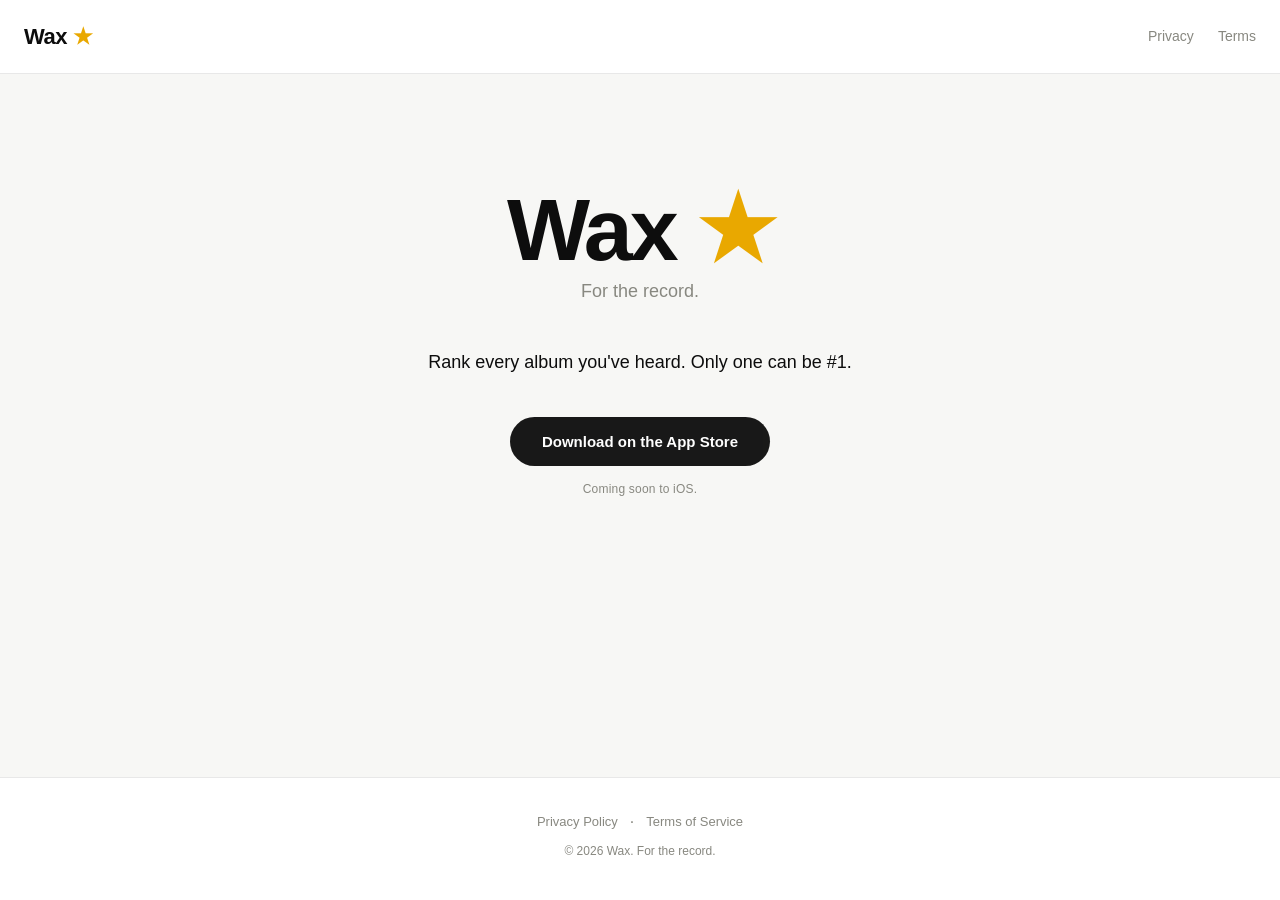
<file: index.html>
<!DOCTYPE html>
<html lang="en">
<head>
  <meta charset="UTF-8">
  <meta name="viewport" content="width=device-width, initial-scale=1.0">
  <title>Wax — For the record.</title>
  <meta name="description" content="Rank every album you've heard. Only one can be #1.">
  <meta name="theme-color" content="#F7F7F5">
  <link rel="stylesheet" href="styles.css">
</head>
<body>
  <header class="site-header">
    <a href="index.html" class="logo">Wax <span class="gold-star">★</span></a>
    <nav class="site-nav">
      <a href="privacy.html">Privacy</a>
      <a href="terms.html">Terms</a>
    </nav>
  </header>

  <main>
    <section class="hero">
      <h1 class="hero-logo">Wax <span class="gold-star">★</span></h1>
      <p class="hero-tagline">For the record.</p>
      <p class="hero-desc">Rank every album you've heard. Only one can be #1.</p>
      <button class="cta" type="button" aria-label="Download on the App Store" disabled>
        Download on the App Store
      </button>
      <p class="cta-sub">Coming soon to iOS.</p>
    </section>
  </main>

  <footer class="site-footer">
    <div class="footer-links">
      <a href="privacy.html">Privacy Policy</a>
      <span class="dot">·</span>
      <a href="terms.html">Terms of Service</a>
    </div>
    <p class="footer-copy">© 2026 Wax. For the record.</p>
  </footer>
</body>
</html>
</file>
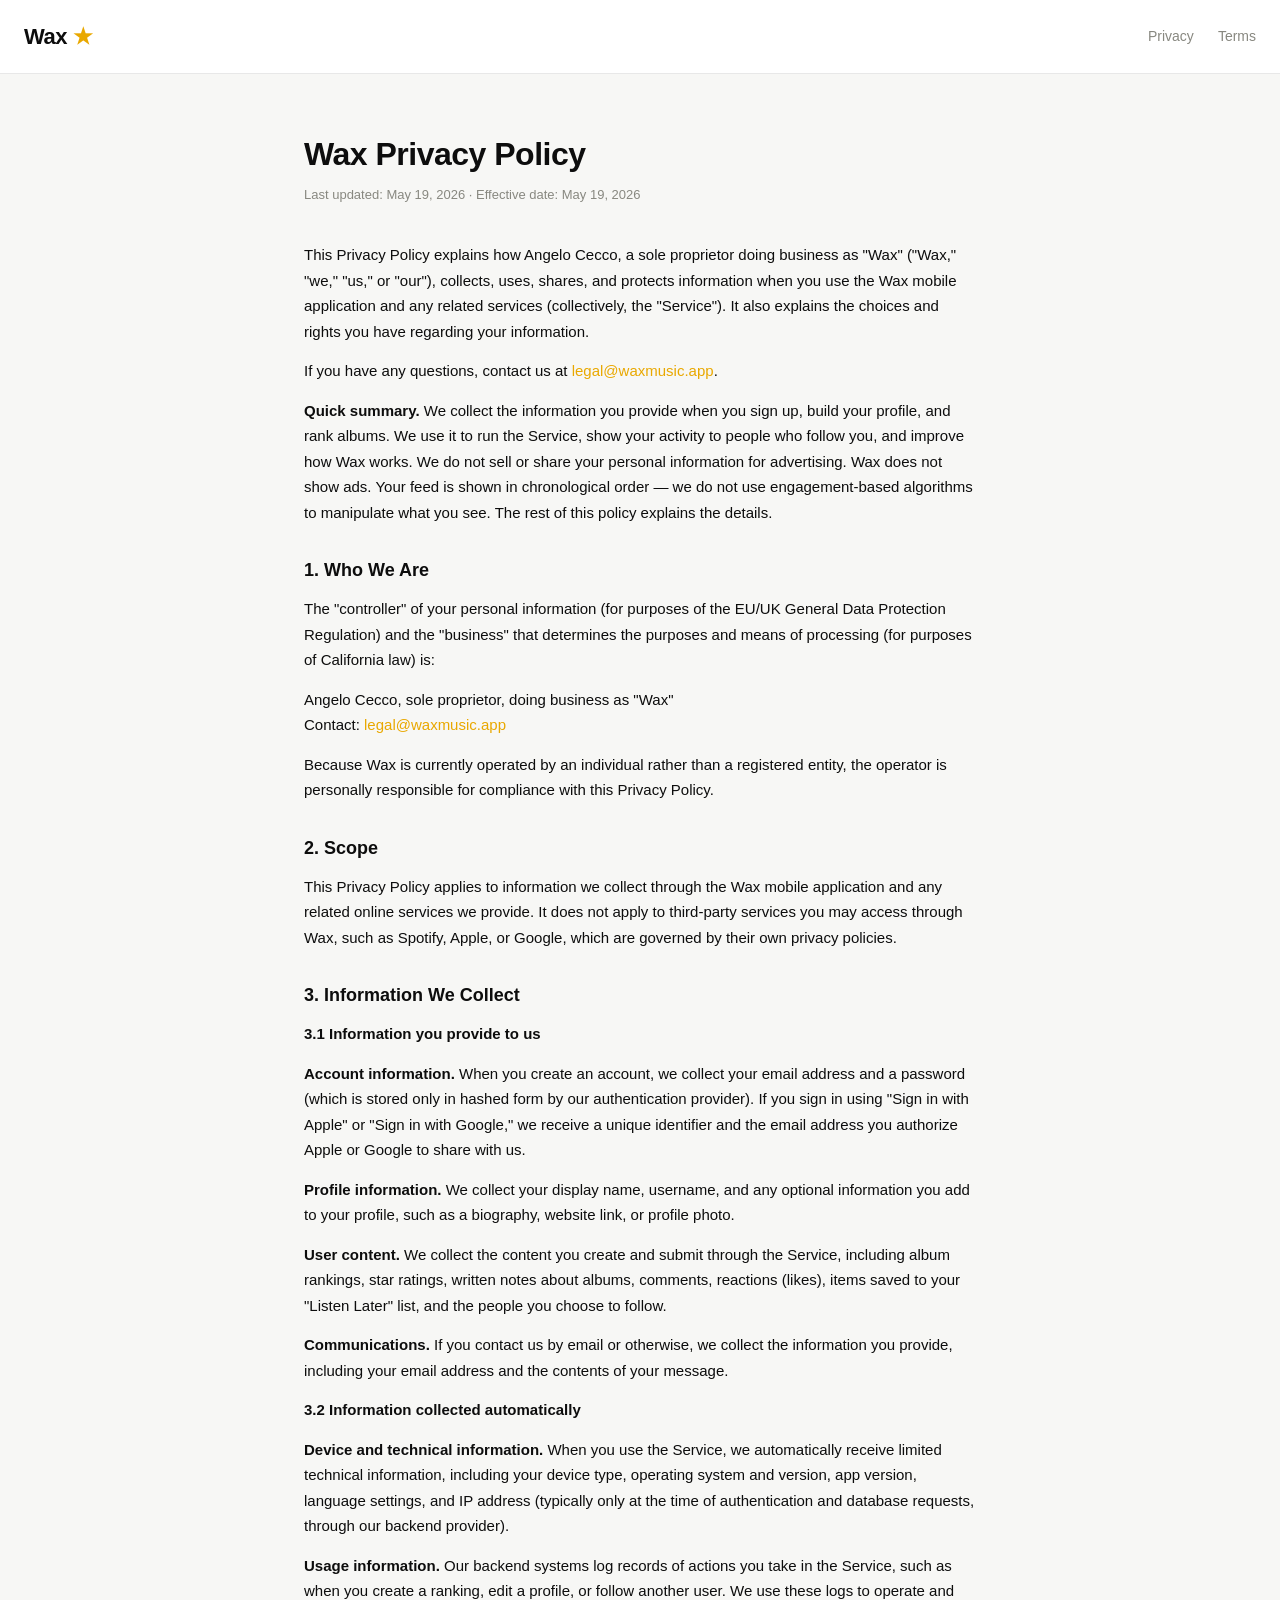
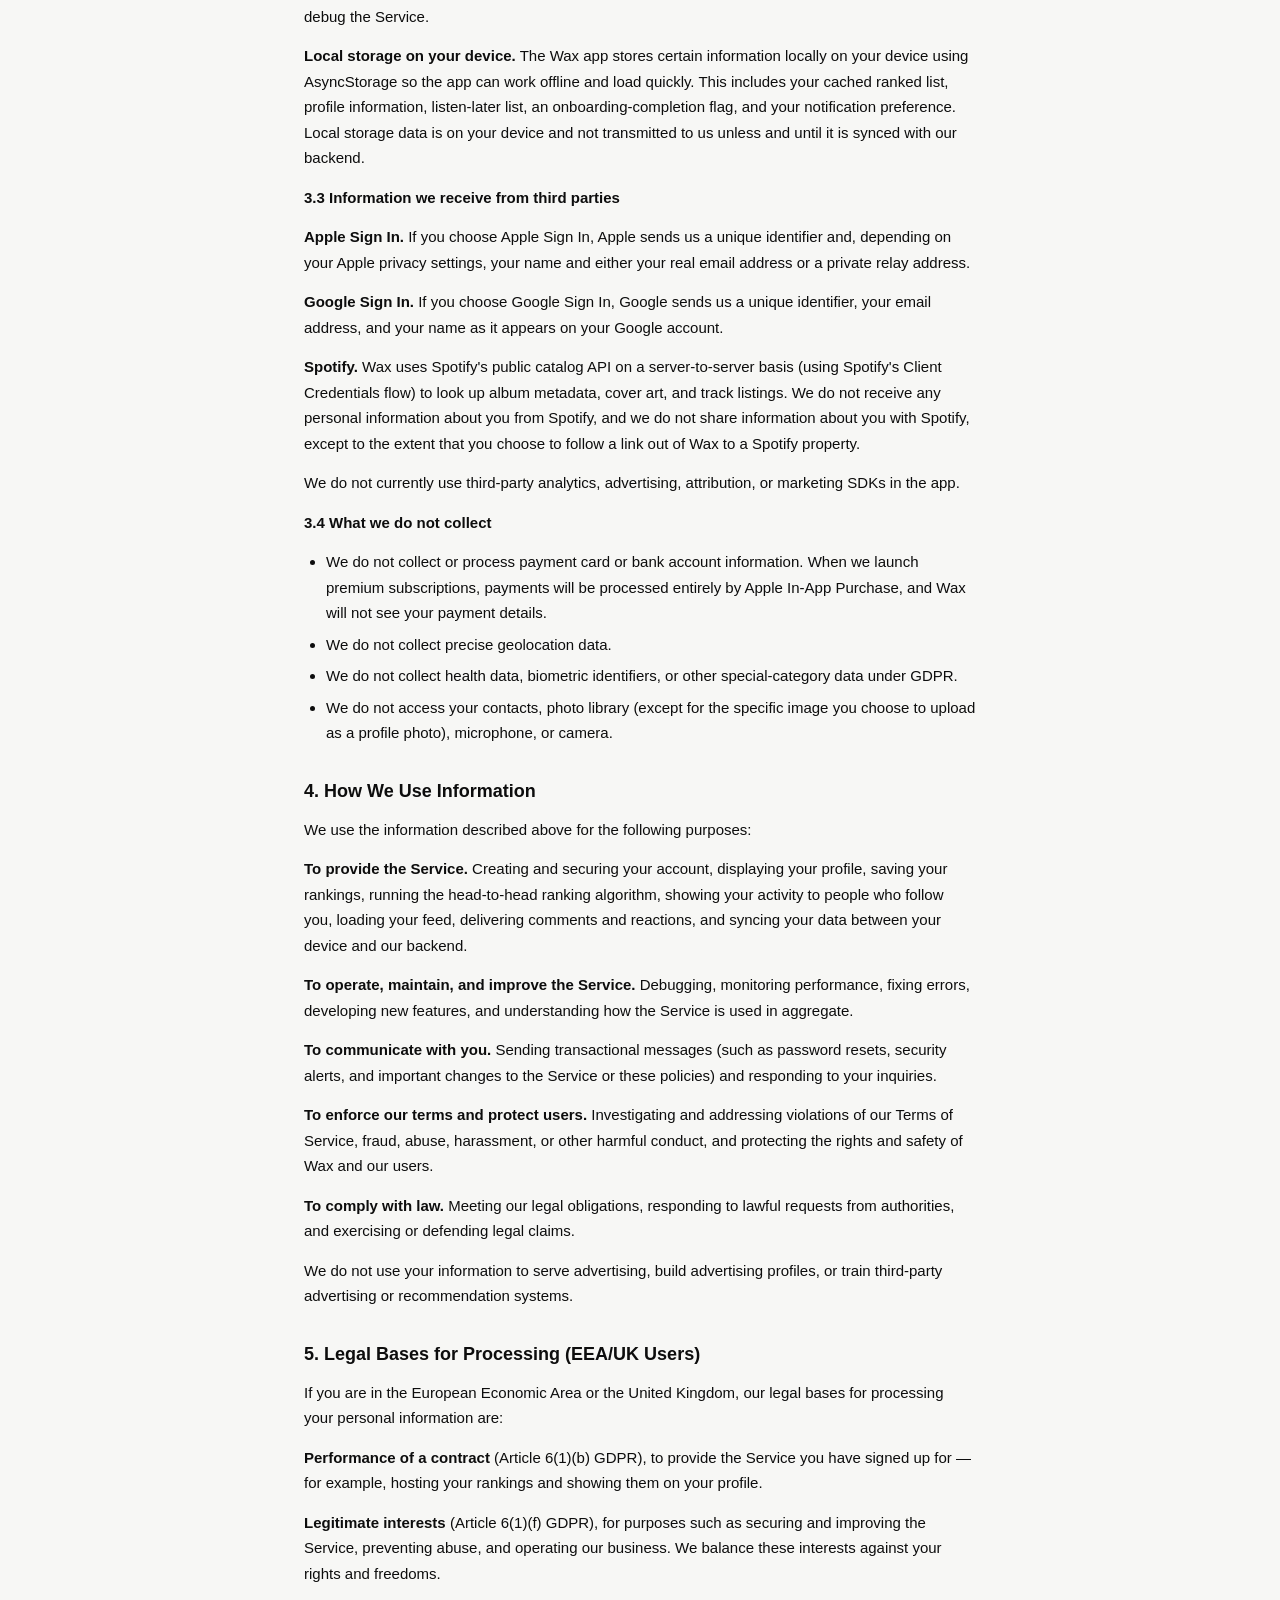
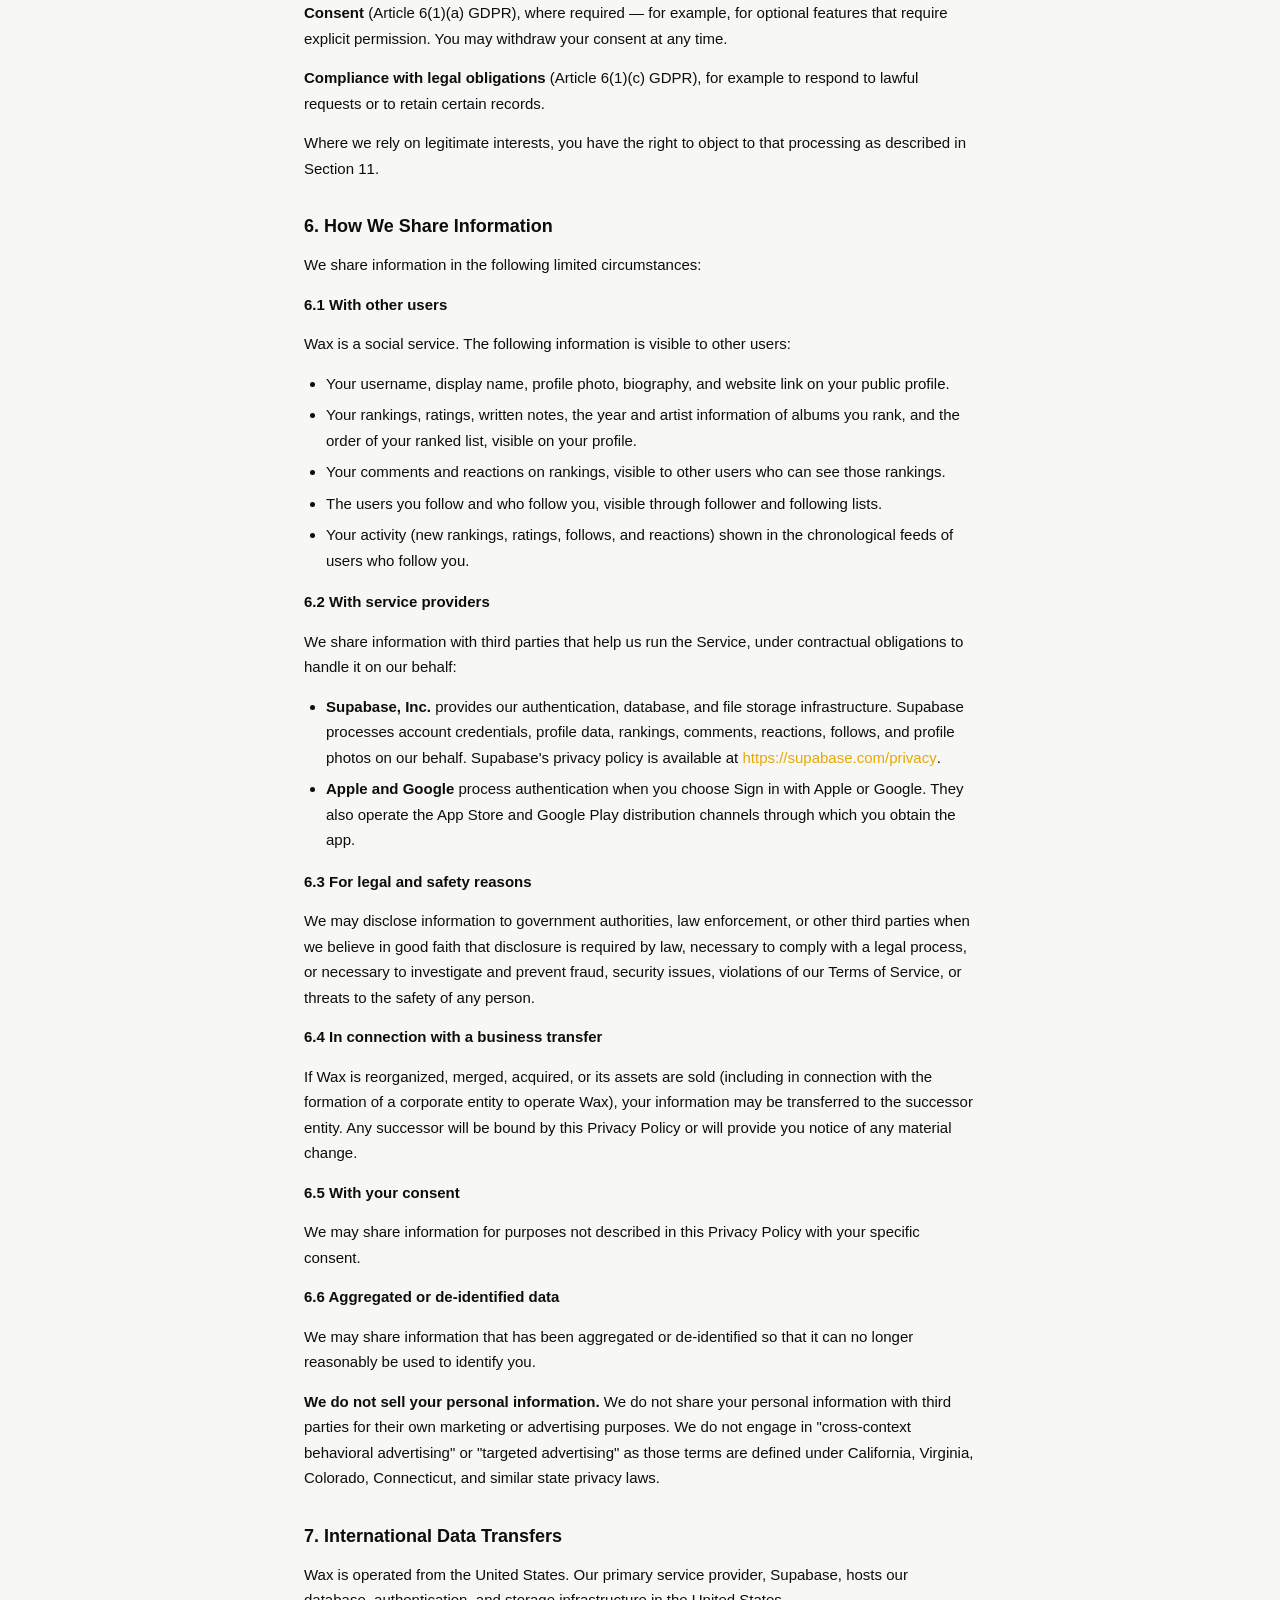
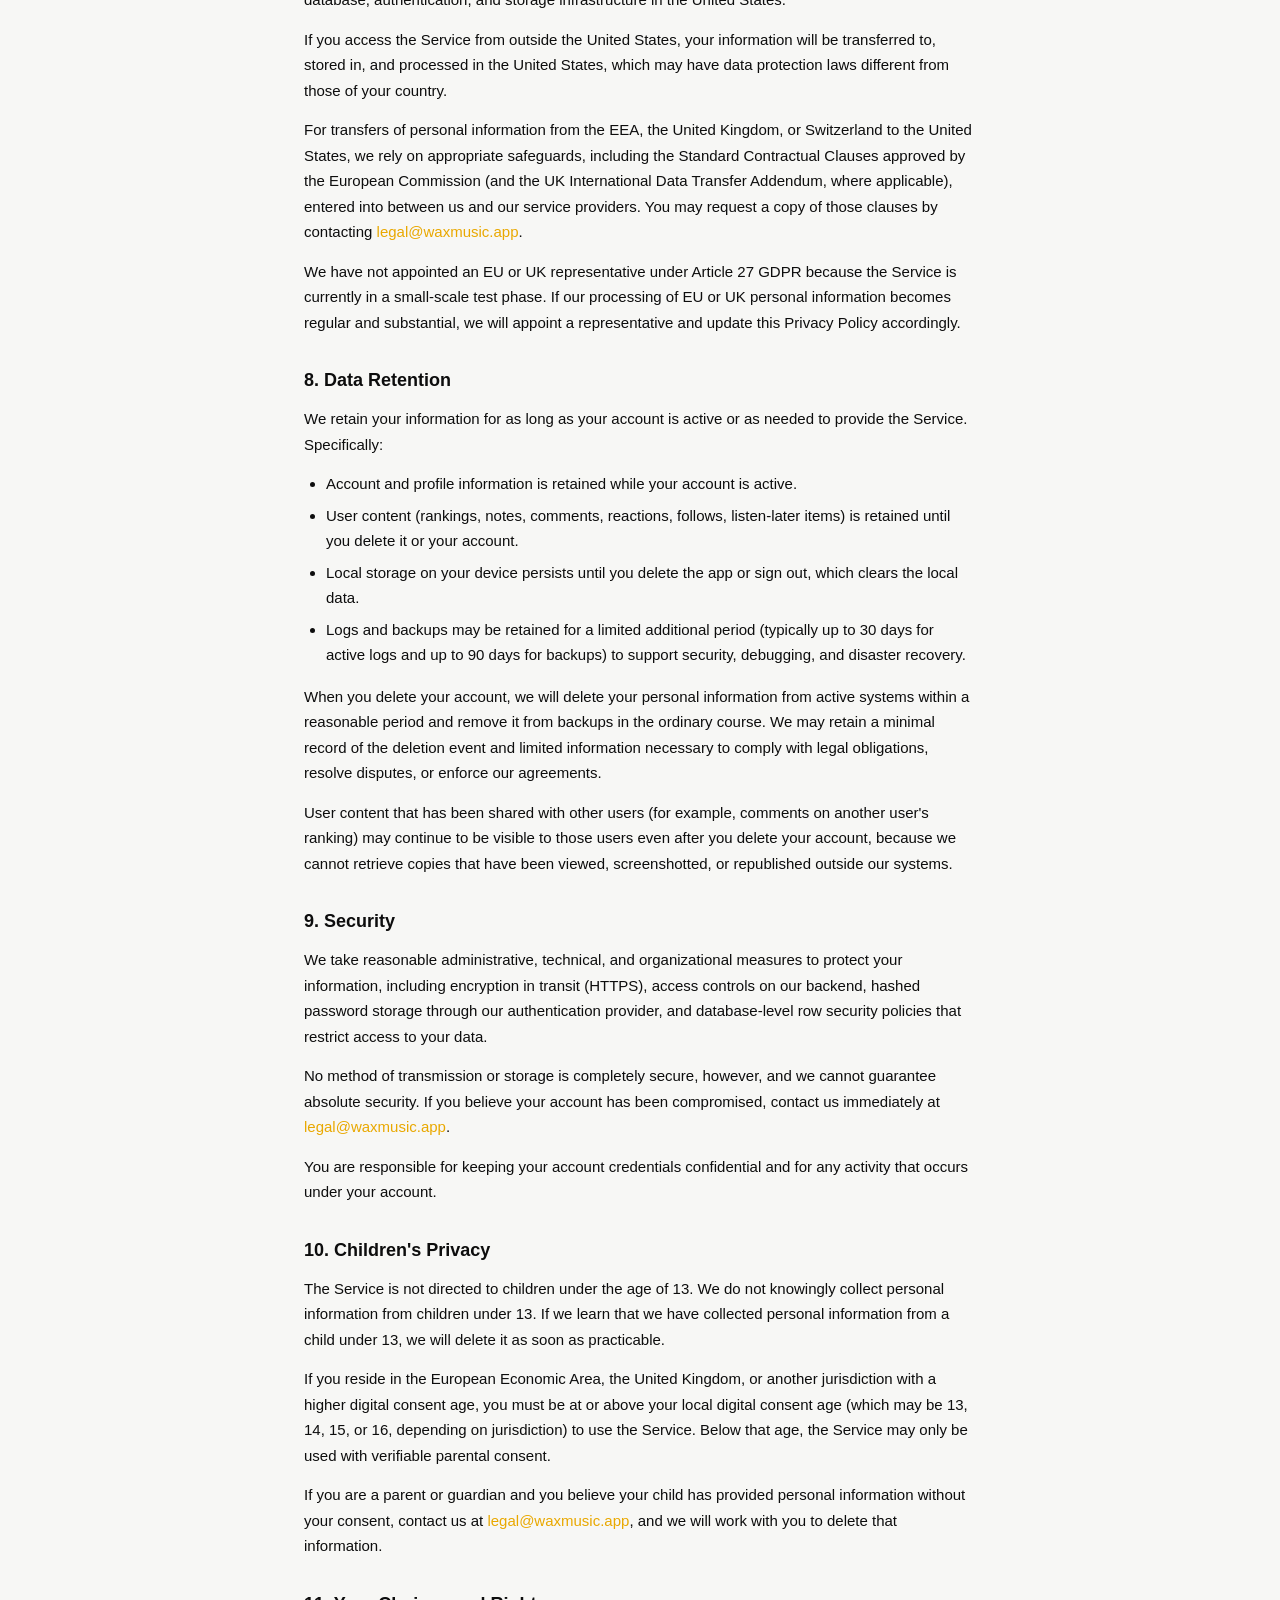
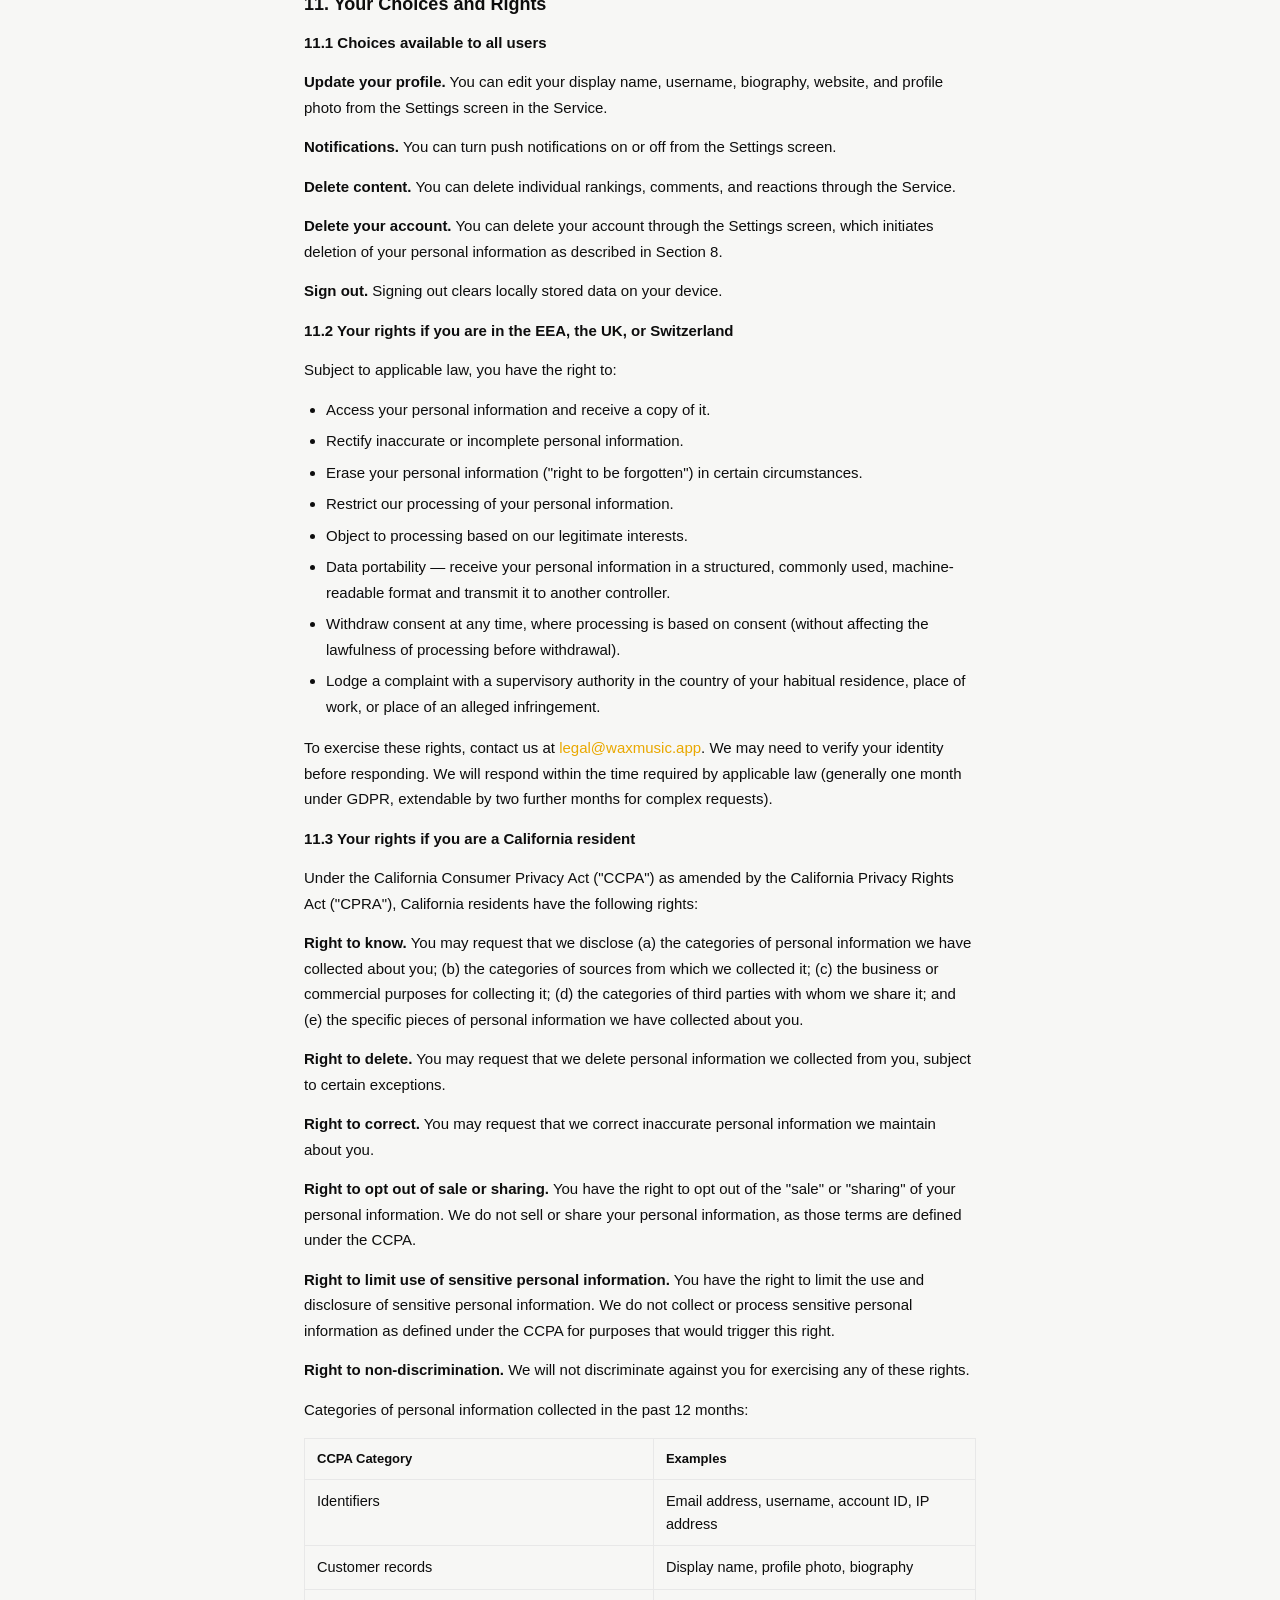
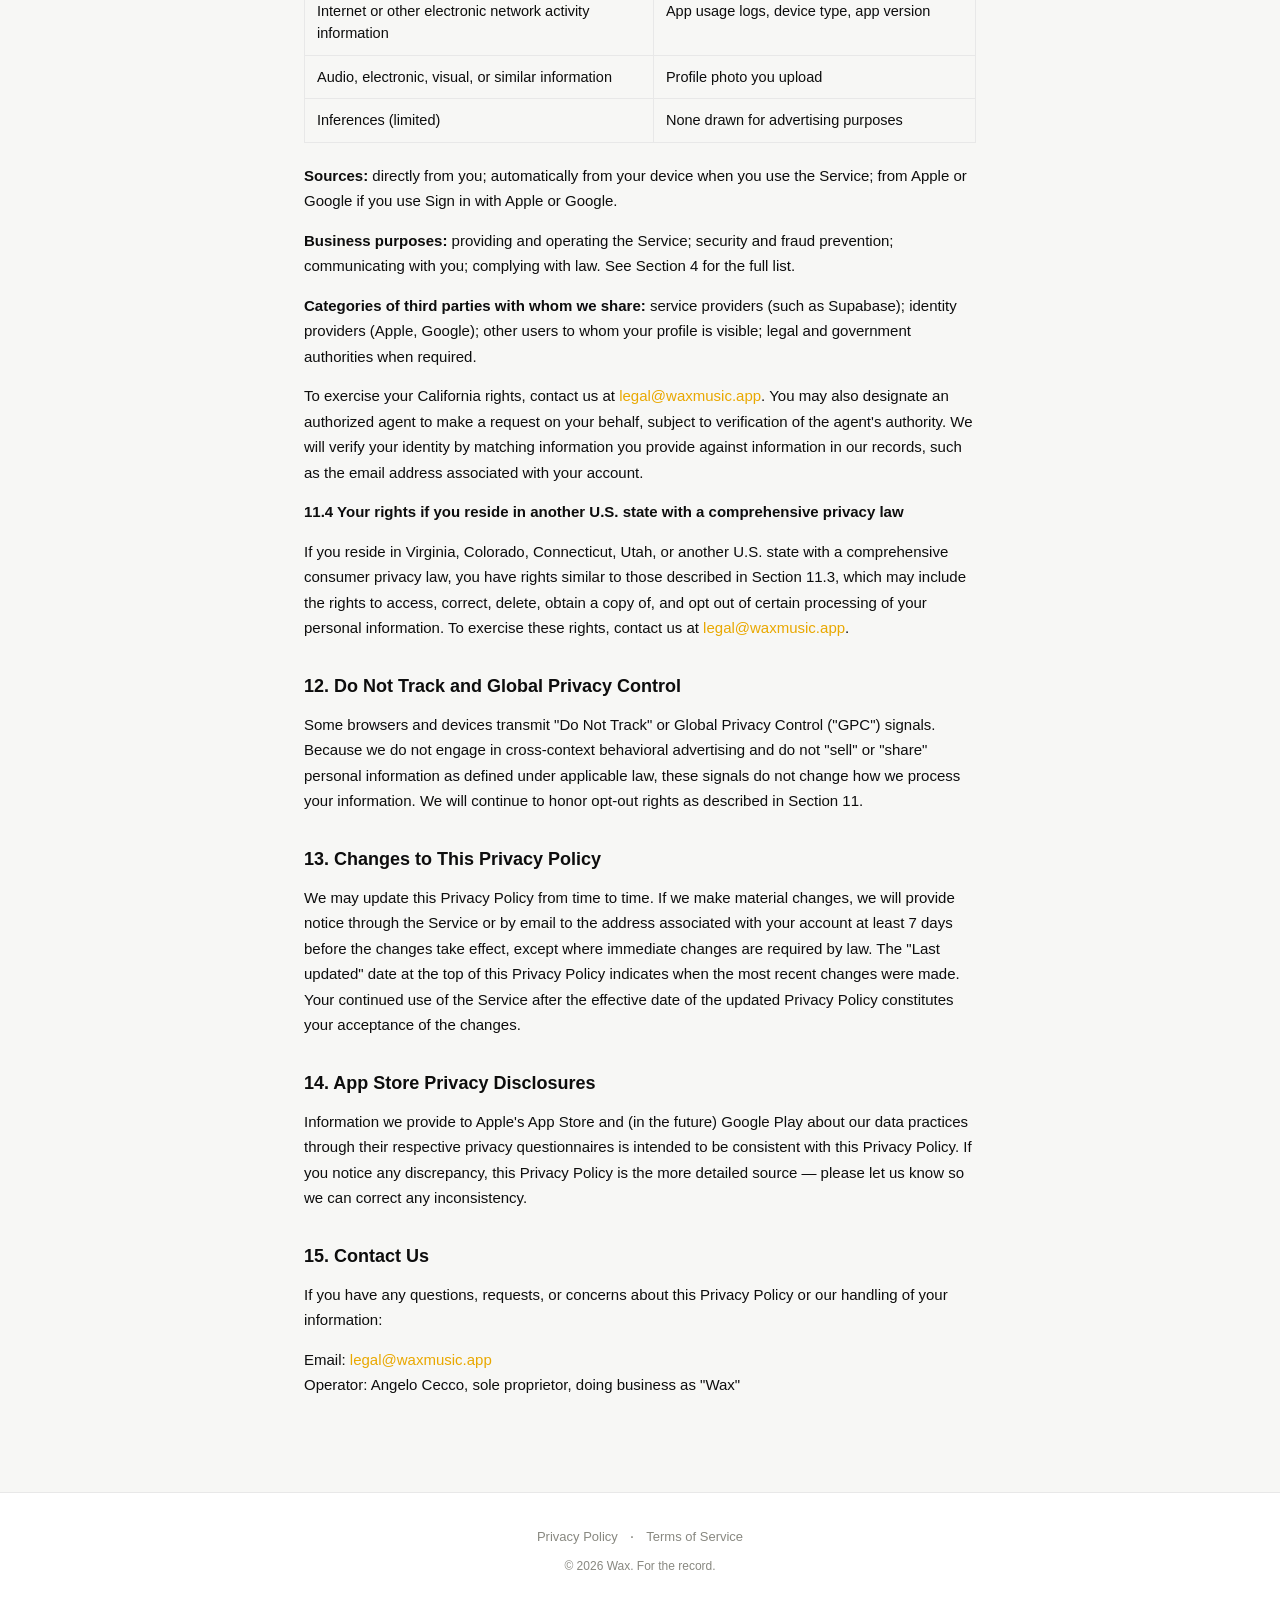
<file: privacy.html>
<!DOCTYPE html>
<html lang="en">
<head>
  <meta charset="UTF-8">
  <meta name="viewport" content="width=device-width, initial-scale=1.0">
  <title>Privacy Policy — Wax</title>
  <meta name="description" content="Wax Privacy Policy — how we collect, use, and share information about you, and the choices and rights you have.">
  <meta name="theme-color" content="#F7F7F5">
  <link rel="stylesheet" href="styles.css">
</head>
<body>
  <header class="site-header">
    <a href="index.html" class="logo">Wax <span class="gold-star">★</span></a>
    <nav class="site-nav">
      <a href="privacy.html">Privacy</a>
      <a href="terms.html">Terms</a>
    </nav>
  </header>

  <main class="legal">
    <h1>Wax Privacy Policy</h1>
    <p class="updated">Last updated: May 19, 2026 · Effective date: May 19, 2026</p>

    <p>This Privacy Policy explains how Angelo Cecco, a sole proprietor doing business as "Wax" ("Wax," "we," "us," or "our"), collects, uses, shares, and protects information when you use the Wax mobile application and any related services (collectively, the "Service"). It also explains the choices and rights you have regarding your information.</p>

    <p>If you have any questions, contact us at <a href="mailto:legal@waxmusic.app">legal@waxmusic.app</a>.</p>

    <p><strong>Quick summary.</strong> We collect the information you provide when you sign up, build your profile, and rank albums. We use it to run the Service, show your activity to people who follow you, and improve how Wax works. We do not sell or share your personal information for advertising. Wax does not show ads. Your feed is shown in chronological order — we do not use engagement-based algorithms to manipulate what you see. The rest of this policy explains the details.</p>

    <h2>1. Who We Are</h2>
    <p>The "controller" of your personal information (for purposes of the EU/UK General Data Protection Regulation) and the "business" that determines the purposes and means of processing (for purposes of California law) is:</p>
    <p>Angelo Cecco, sole proprietor, doing business as "Wax"<br>
    Contact: <a href="mailto:legal@waxmusic.app">legal@waxmusic.app</a></p>
    <p>Because Wax is currently operated by an individual rather than a registered entity, the operator is personally responsible for compliance with this Privacy Policy.</p>

    <h2>2. Scope</h2>
    <p>This Privacy Policy applies to information we collect through the Wax mobile application and any related online services we provide. It does not apply to third-party services you may access through Wax, such as Spotify, Apple, or Google, which are governed by their own privacy policies.</p>

    <h2>3. Information We Collect</h2>

    <p><strong>3.1 Information you provide to us</strong></p>
    <p><strong>Account information.</strong> When you create an account, we collect your email address and a password (which is stored only in hashed form by our authentication provider). If you sign in using "Sign in with Apple" or "Sign in with Google," we receive a unique identifier and the email address you authorize Apple or Google to share with us.</p>
    <p><strong>Profile information.</strong> We collect your display name, username, and any optional information you add to your profile, such as a biography, website link, or profile photo.</p>
    <p><strong>User content.</strong> We collect the content you create and submit through the Service, including album rankings, star ratings, written notes about albums, comments, reactions (likes), items saved to your "Listen Later" list, and the people you choose to follow.</p>
    <p><strong>Communications.</strong> If you contact us by email or otherwise, we collect the information you provide, including your email address and the contents of your message.</p>

    <p><strong>3.2 Information collected automatically</strong></p>
    <p><strong>Device and technical information.</strong> When you use the Service, we automatically receive limited technical information, including your device type, operating system and version, app version, language settings, and IP address (typically only at the time of authentication and database requests, through our backend provider).</p>
    <p><strong>Usage information.</strong> Our backend systems log records of actions you take in the Service, such as when you create a ranking, edit a profile, or follow another user. We use these logs to operate and debug the Service.</p>
    <p><strong>Local storage on your device.</strong> The Wax app stores certain information locally on your device using AsyncStorage so the app can work offline and load quickly. This includes your cached ranked list, profile information, listen-later list, an onboarding-completion flag, and your notification preference. Local storage data is on your device and not transmitted to us unless and until it is synced with our backend.</p>

    <p><strong>3.3 Information we receive from third parties</strong></p>
    <p><strong>Apple Sign In.</strong> If you choose Apple Sign In, Apple sends us a unique identifier and, depending on your Apple privacy settings, your name and either your real email address or a private relay address.</p>
    <p><strong>Google Sign In.</strong> If you choose Google Sign In, Google sends us a unique identifier, your email address, and your name as it appears on your Google account.</p>
    <p><strong>Spotify.</strong> Wax uses Spotify's public catalog API on a server-to-server basis (using Spotify's Client Credentials flow) to look up album metadata, cover art, and track listings. We do not receive any personal information about you from Spotify, and we do not share information about you with Spotify, except to the extent that you choose to follow a link out of Wax to a Spotify property.</p>
    <p>We do not currently use third-party analytics, advertising, attribution, or marketing SDKs in the app.</p>

    <p><strong>3.4 What we do not collect</strong></p>
    <ul>
      <li>We do not collect or process payment card or bank account information. When we launch premium subscriptions, payments will be processed entirely by Apple In-App Purchase, and Wax will not see your payment details.</li>
      <li>We do not collect precise geolocation data.</li>
      <li>We do not collect health data, biometric identifiers, or other special-category data under GDPR.</li>
      <li>We do not access your contacts, photo library (except for the specific image you choose to upload as a profile photo), microphone, or camera.</li>
    </ul>

    <h2>4. How We Use Information</h2>
    <p>We use the information described above for the following purposes:</p>
    <p><strong>To provide the Service.</strong> Creating and securing your account, displaying your profile, saving your rankings, running the head-to-head ranking algorithm, showing your activity to people who follow you, loading your feed, delivering comments and reactions, and syncing your data between your device and our backend.</p>
    <p><strong>To operate, maintain, and improve the Service.</strong> Debugging, monitoring performance, fixing errors, developing new features, and understanding how the Service is used in aggregate.</p>
    <p><strong>To communicate with you.</strong> Sending transactional messages (such as password resets, security alerts, and important changes to the Service or these policies) and responding to your inquiries.</p>
    <p><strong>To enforce our terms and protect users.</strong> Investigating and addressing violations of our Terms of Service, fraud, abuse, harassment, or other harmful conduct, and protecting the rights and safety of Wax and our users.</p>
    <p><strong>To comply with law.</strong> Meeting our legal obligations, responding to lawful requests from authorities, and exercising or defending legal claims.</p>
    <p>We do not use your information to serve advertising, build advertising profiles, or train third-party advertising or recommendation systems.</p>

    <h2>5. Legal Bases for Processing (EEA/UK Users)</h2>
    <p>If you are in the European Economic Area or the United Kingdom, our legal bases for processing your personal information are:</p>
    <p><strong>Performance of a contract</strong> (Article 6(1)(b) GDPR), to provide the Service you have signed up for — for example, hosting your rankings and showing them on your profile.</p>
    <p><strong>Legitimate interests</strong> (Article 6(1)(f) GDPR), for purposes such as securing and improving the Service, preventing abuse, and operating our business. We balance these interests against your rights and freedoms.</p>
    <p><strong>Consent</strong> (Article 6(1)(a) GDPR), where required — for example, for optional features that require explicit permission. You may withdraw your consent at any time.</p>
    <p><strong>Compliance with legal obligations</strong> (Article 6(1)(c) GDPR), for example to respond to lawful requests or to retain certain records.</p>
    <p>Where we rely on legitimate interests, you have the right to object to that processing as described in Section 11.</p>

    <h2>6. How We Share Information</h2>
    <p>We share information in the following limited circumstances:</p>

    <p><strong>6.1 With other users</strong></p>
    <p>Wax is a social service. The following information is visible to other users:</p>
    <ul>
      <li>Your username, display name, profile photo, biography, and website link on your public profile.</li>
      <li>Your rankings, ratings, written notes, the year and artist information of albums you rank, and the order of your ranked list, visible on your profile.</li>
      <li>Your comments and reactions on rankings, visible to other users who can see those rankings.</li>
      <li>The users you follow and who follow you, visible through follower and following lists.</li>
      <li>Your activity (new rankings, ratings, follows, and reactions) shown in the chronological feeds of users who follow you.</li>
    </ul>

    <p><strong>6.2 With service providers</strong></p>
    <p>We share information with third parties that help us run the Service, under contractual obligations to handle it on our behalf:</p>
    <ul>
      <li><strong>Supabase, Inc.</strong> provides our authentication, database, and file storage infrastructure. Supabase processes account credentials, profile data, rankings, comments, reactions, follows, and profile photos on our behalf. Supabase's privacy policy is available at <a href="https://supabase.com/privacy" target="_blank" rel="noopener">https://supabase.com/privacy</a>.</li>
      <li><strong>Apple and Google</strong> process authentication when you choose Sign in with Apple or Google. They also operate the App Store and Google Play distribution channels through which you obtain the app.</li>
    </ul>

    <p><strong>6.3 For legal and safety reasons</strong></p>
    <p>We may disclose information to government authorities, law enforcement, or other third parties when we believe in good faith that disclosure is required by law, necessary to comply with a legal process, or necessary to investigate and prevent fraud, security issues, violations of our Terms of Service, or threats to the safety of any person.</p>

    <p><strong>6.4 In connection with a business transfer</strong></p>
    <p>If Wax is reorganized, merged, acquired, or its assets are sold (including in connection with the formation of a corporate entity to operate Wax), your information may be transferred to the successor entity. Any successor will be bound by this Privacy Policy or will provide you notice of any material change.</p>

    <p><strong>6.5 With your consent</strong></p>
    <p>We may share information for purposes not described in this Privacy Policy with your specific consent.</p>

    <p><strong>6.6 Aggregated or de-identified data</strong></p>
    <p>We may share information that has been aggregated or de-identified so that it can no longer reasonably be used to identify you.</p>

    <p><strong>We do not sell your personal information.</strong> We do not share your personal information with third parties for their own marketing or advertising purposes. We do not engage in "cross-context behavioral advertising" or "targeted advertising" as those terms are defined under California, Virginia, Colorado, Connecticut, and similar state privacy laws.</p>

    <h2>7. International Data Transfers</h2>
    <!--
      Operator note (kept out of the public-facing policy): the sentence
      below assumes the Supabase project is hosted in a U.S. region.
      Verify in your Supabase project settings and amend this section if
      your project is hosted in a different region.
    -->
    <p>Wax is operated from the United States. Our primary service provider, Supabase, hosts our database, authentication, and storage infrastructure in the United States.</p>
    <p>If you access the Service from outside the United States, your information will be transferred to, stored in, and processed in the United States, which may have data protection laws different from those of your country.</p>
    <p>For transfers of personal information from the EEA, the United Kingdom, or Switzerland to the United States, we rely on appropriate safeguards, including the Standard Contractual Clauses approved by the European Commission (and the UK International Data Transfer Addendum, where applicable), entered into between us and our service providers. You may request a copy of those clauses by contacting <a href="mailto:legal@waxmusic.app">legal@waxmusic.app</a>.</p>
    <p>We have not appointed an EU or UK representative under Article 27 GDPR because the Service is currently in a small-scale test phase. If our processing of EU or UK personal information becomes regular and substantial, we will appoint a representative and update this Privacy Policy accordingly.</p>

    <h2>8. Data Retention</h2>
    <p>We retain your information for as long as your account is active or as needed to provide the Service. Specifically:</p>
    <ul>
      <li>Account and profile information is retained while your account is active.</li>
      <li>User content (rankings, notes, comments, reactions, follows, listen-later items) is retained until you delete it or your account.</li>
      <li>Local storage on your device persists until you delete the app or sign out, which clears the local data.</li>
      <li>Logs and backups may be retained for a limited additional period (typically up to 30 days for active logs and up to 90 days for backups) to support security, debugging, and disaster recovery.</li>
    </ul>
    <p>When you delete your account, we will delete your personal information from active systems within a reasonable period and remove it from backups in the ordinary course. We may retain a minimal record of the deletion event and limited information necessary to comply with legal obligations, resolve disputes, or enforce our agreements.</p>
    <p>User content that has been shared with other users (for example, comments on another user's ranking) may continue to be visible to those users even after you delete your account, because we cannot retrieve copies that have been viewed, screenshotted, or republished outside our systems.</p>

    <h2>9. Security</h2>
    <p>We take reasonable administrative, technical, and organizational measures to protect your information, including encryption in transit (HTTPS), access controls on our backend, hashed password storage through our authentication provider, and database-level row security policies that restrict access to your data.</p>
    <p>No method of transmission or storage is completely secure, however, and we cannot guarantee absolute security. If you believe your account has been compromised, contact us immediately at <a href="mailto:legal@waxmusic.app">legal@waxmusic.app</a>.</p>
    <p>You are responsible for keeping your account credentials confidential and for any activity that occurs under your account.</p>

    <h2>10. Children's Privacy</h2>
    <p>The Service is not directed to children under the age of 13. We do not knowingly collect personal information from children under 13. If we learn that we have collected personal information from a child under 13, we will delete it as soon as practicable.</p>
    <p>If you reside in the European Economic Area, the United Kingdom, or another jurisdiction with a higher digital consent age, you must be at or above your local digital consent age (which may be 13, 14, 15, or 16, depending on jurisdiction) to use the Service. Below that age, the Service may only be used with verifiable parental consent.</p>
    <p>If you are a parent or guardian and you believe your child has provided personal information without your consent, contact us at <a href="mailto:legal@waxmusic.app">legal@waxmusic.app</a>, and we will work with you to delete that information.</p>

    <h2>11. Your Choices and Rights</h2>

    <p><strong>11.1 Choices available to all users</strong></p>
    <p><strong>Update your profile.</strong> You can edit your display name, username, biography, website, and profile photo from the Settings screen in the Service.</p>
    <p><strong>Notifications.</strong> You can turn push notifications on or off from the Settings screen.</p>
    <p><strong>Delete content.</strong> You can delete individual rankings, comments, and reactions through the Service.</p>
    <p><strong>Delete your account.</strong> You can delete your account through the Settings screen, which initiates deletion of your personal information as described in Section 8.</p>
    <p><strong>Sign out.</strong> Signing out clears locally stored data on your device.</p>

    <p><strong>11.2 Your rights if you are in the EEA, the UK, or Switzerland</strong></p>
    <p>Subject to applicable law, you have the right to:</p>
    <ul>
      <li>Access your personal information and receive a copy of it.</li>
      <li>Rectify inaccurate or incomplete personal information.</li>
      <li>Erase your personal information ("right to be forgotten") in certain circumstances.</li>
      <li>Restrict our processing of your personal information.</li>
      <li>Object to processing based on our legitimate interests.</li>
      <li>Data portability — receive your personal information in a structured, commonly used, machine-readable format and transmit it to another controller.</li>
      <li>Withdraw consent at any time, where processing is based on consent (without affecting the lawfulness of processing before withdrawal).</li>
      <li>Lodge a complaint with a supervisory authority in the country of your habitual residence, place of work, or place of an alleged infringement.</li>
    </ul>
    <p>To exercise these rights, contact us at <a href="mailto:legal@waxmusic.app">legal@waxmusic.app</a>. We may need to verify your identity before responding. We will respond within the time required by applicable law (generally one month under GDPR, extendable by two further months for complex requests).</p>

    <p><strong>11.3 Your rights if you are a California resident</strong></p>
    <p>Under the California Consumer Privacy Act ("CCPA") as amended by the California Privacy Rights Act ("CPRA"), California residents have the following rights:</p>
    <p><strong>Right to know.</strong> You may request that we disclose (a) the categories of personal information we have collected about you; (b) the categories of sources from which we collected it; (c) the business or commercial purposes for collecting it; (d) the categories of third parties with whom we share it; and (e) the specific pieces of personal information we have collected about you.</p>
    <p><strong>Right to delete.</strong> You may request that we delete personal information we collected from you, subject to certain exceptions.</p>
    <p><strong>Right to correct.</strong> You may request that we correct inaccurate personal information we maintain about you.</p>
    <p><strong>Right to opt out of sale or sharing.</strong> You have the right to opt out of the "sale" or "sharing" of your personal information. We do not sell or share your personal information, as those terms are defined under the CCPA.</p>
    <p><strong>Right to limit use of sensitive personal information.</strong> You have the right to limit the use and disclosure of sensitive personal information. We do not collect or process sensitive personal information as defined under the CCPA for purposes that would trigger this right.</p>
    <p><strong>Right to non-discrimination.</strong> We will not discriminate against you for exercising any of these rights.</p>

    <p>Categories of personal information collected in the past 12 months:</p>
    <div class="table-wrap">
      <table>
        <thead>
          <tr>
            <th>CCPA Category</th>
            <th>Examples</th>
          </tr>
        </thead>
        <tbody>
          <tr>
            <td>Identifiers</td>
            <td>Email address, username, account ID, IP address</td>
          </tr>
          <tr>
            <td>Customer records</td>
            <td>Display name, profile photo, biography</td>
          </tr>
          <tr>
            <td>Internet or other electronic network activity information</td>
            <td>App usage logs, device type, app version</td>
          </tr>
          <tr>
            <td>Audio, electronic, visual, or similar information</td>
            <td>Profile photo you upload</td>
          </tr>
          <tr>
            <td>Inferences (limited)</td>
            <td>None drawn for advertising purposes</td>
          </tr>
        </tbody>
      </table>
    </div>

    <p><strong>Sources:</strong> directly from you; automatically from your device when you use the Service; from Apple or Google if you use Sign in with Apple or Google.</p>
    <p><strong>Business purposes:</strong> providing and operating the Service; security and fraud prevention; communicating with you; complying with law. See Section 4 for the full list.</p>
    <p><strong>Categories of third parties with whom we share:</strong> service providers (such as Supabase); identity providers (Apple, Google); other users to whom your profile is visible; legal and government authorities when required.</p>
    <p>To exercise your California rights, contact us at <a href="mailto:legal@waxmusic.app">legal@waxmusic.app</a>. You may also designate an authorized agent to make a request on your behalf, subject to verification of the agent's authority. We will verify your identity by matching information you provide against information in our records, such as the email address associated with your account.</p>

    <p><strong>11.4 Your rights if you reside in another U.S. state with a comprehensive privacy law</strong></p>
    <p>If you reside in Virginia, Colorado, Connecticut, Utah, or another U.S. state with a comprehensive consumer privacy law, you have rights similar to those described in Section 11.3, which may include the rights to access, correct, delete, obtain a copy of, and opt out of certain processing of your personal information. To exercise these rights, contact us at <a href="mailto:legal@waxmusic.app">legal@waxmusic.app</a>.</p>

    <h2>12. Do Not Track and Global Privacy Control</h2>
    <p>Some browsers and devices transmit "Do Not Track" or Global Privacy Control ("GPC") signals. Because we do not engage in cross-context behavioral advertising and do not "sell" or "share" personal information as defined under applicable law, these signals do not change how we process your information. We will continue to honor opt-out rights as described in Section 11.</p>

    <h2>13. Changes to This Privacy Policy</h2>
    <p>We may update this Privacy Policy from time to time. If we make material changes, we will provide notice through the Service or by email to the address associated with your account at least 7 days before the changes take effect, except where immediate changes are required by law. The "Last updated" date at the top of this Privacy Policy indicates when the most recent changes were made. Your continued use of the Service after the effective date of the updated Privacy Policy constitutes your acceptance of the changes.</p>

    <h2>14. App Store Privacy Disclosures</h2>
    <p>Information we provide to Apple's App Store and (in the future) Google Play about our data practices through their respective privacy questionnaires is intended to be consistent with this Privacy Policy. If you notice any discrepancy, this Privacy Policy is the more detailed source — please let us know so we can correct any inconsistency.</p>

    <h2>15. Contact Us</h2>
    <p>If you have any questions, requests, or concerns about this Privacy Policy or our handling of your information:</p>
    <p>Email: <a href="mailto:legal@waxmusic.app">legal@waxmusic.app</a><br>
    Operator: Angelo Cecco, sole proprietor, doing business as "Wax"</p>
  </main>

  <footer class="site-footer">
    <div class="footer-links">
      <a href="privacy.html">Privacy Policy</a>
      <span class="dot">·</span>
      <a href="terms.html">Terms of Service</a>
    </div>
    <p class="footer-copy">© 2026 Wax. For the record.</p>
  </footer>
</body>
</html>
</file>
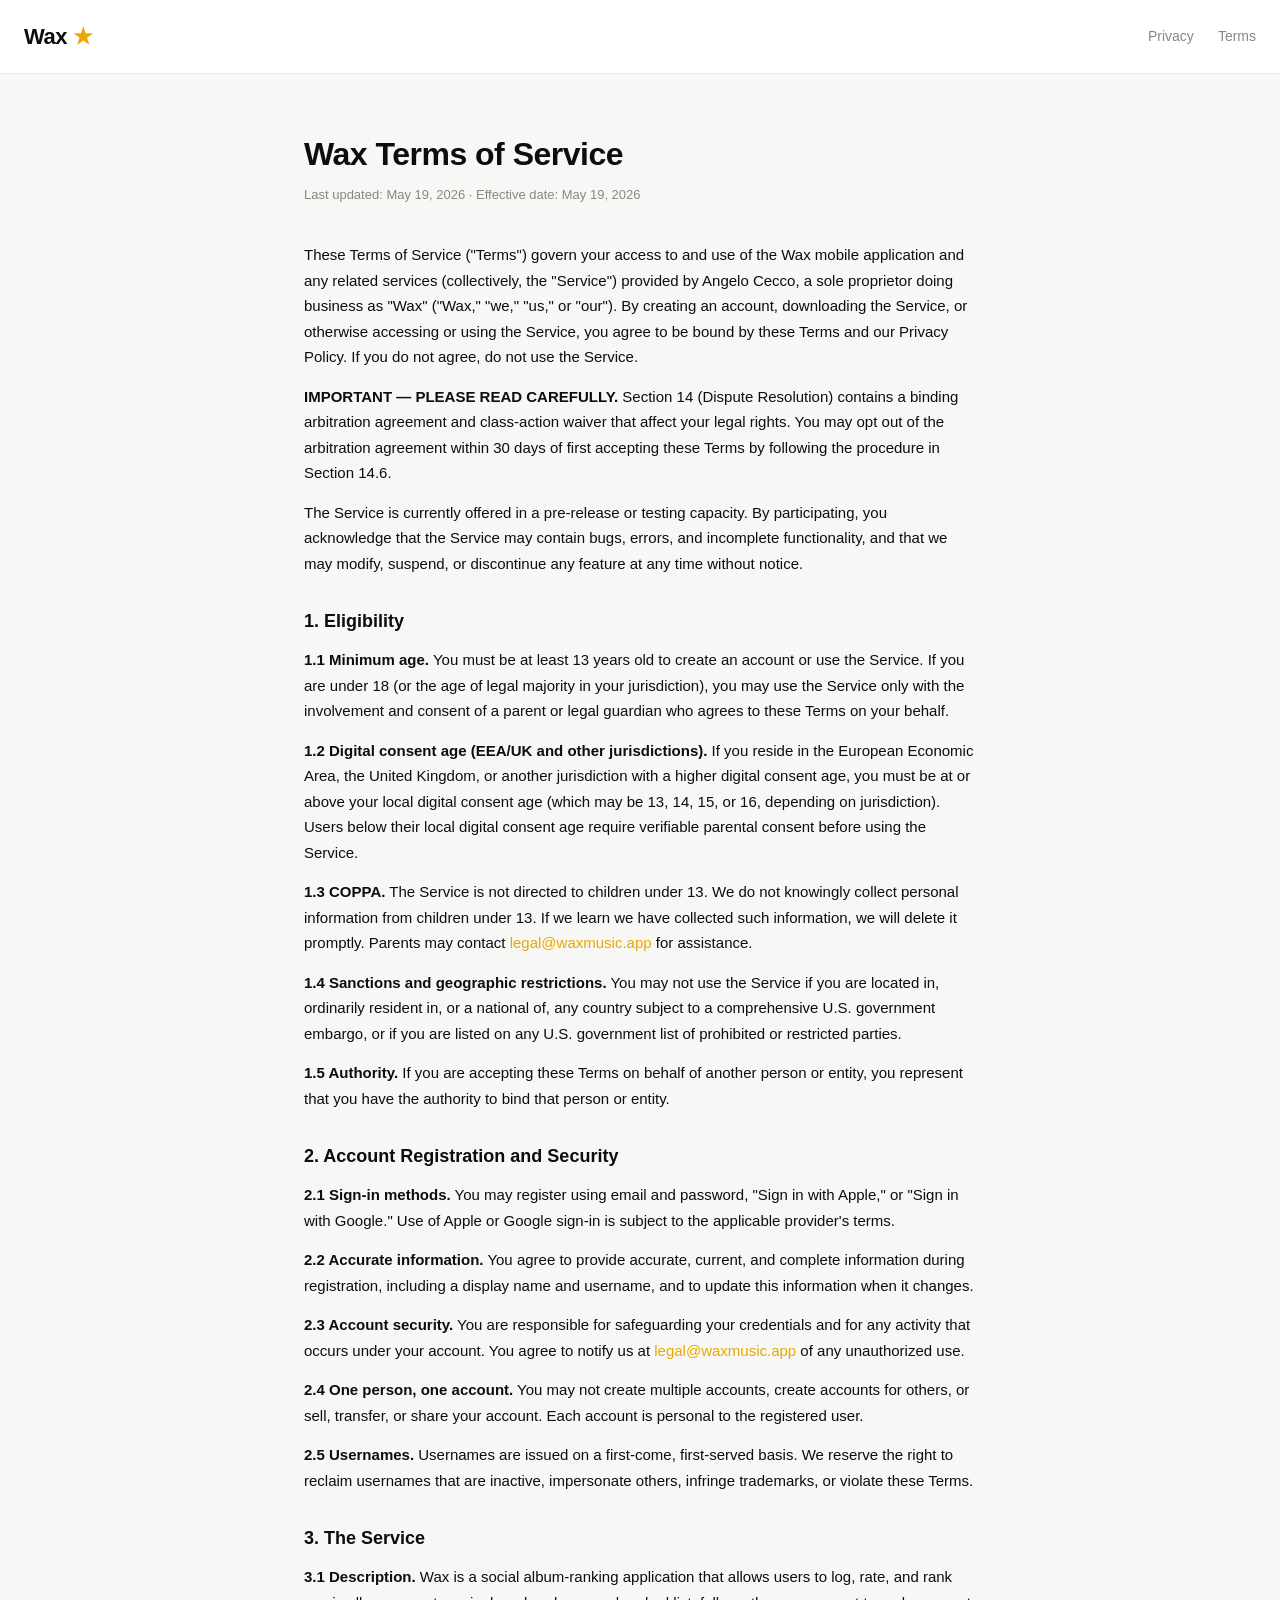
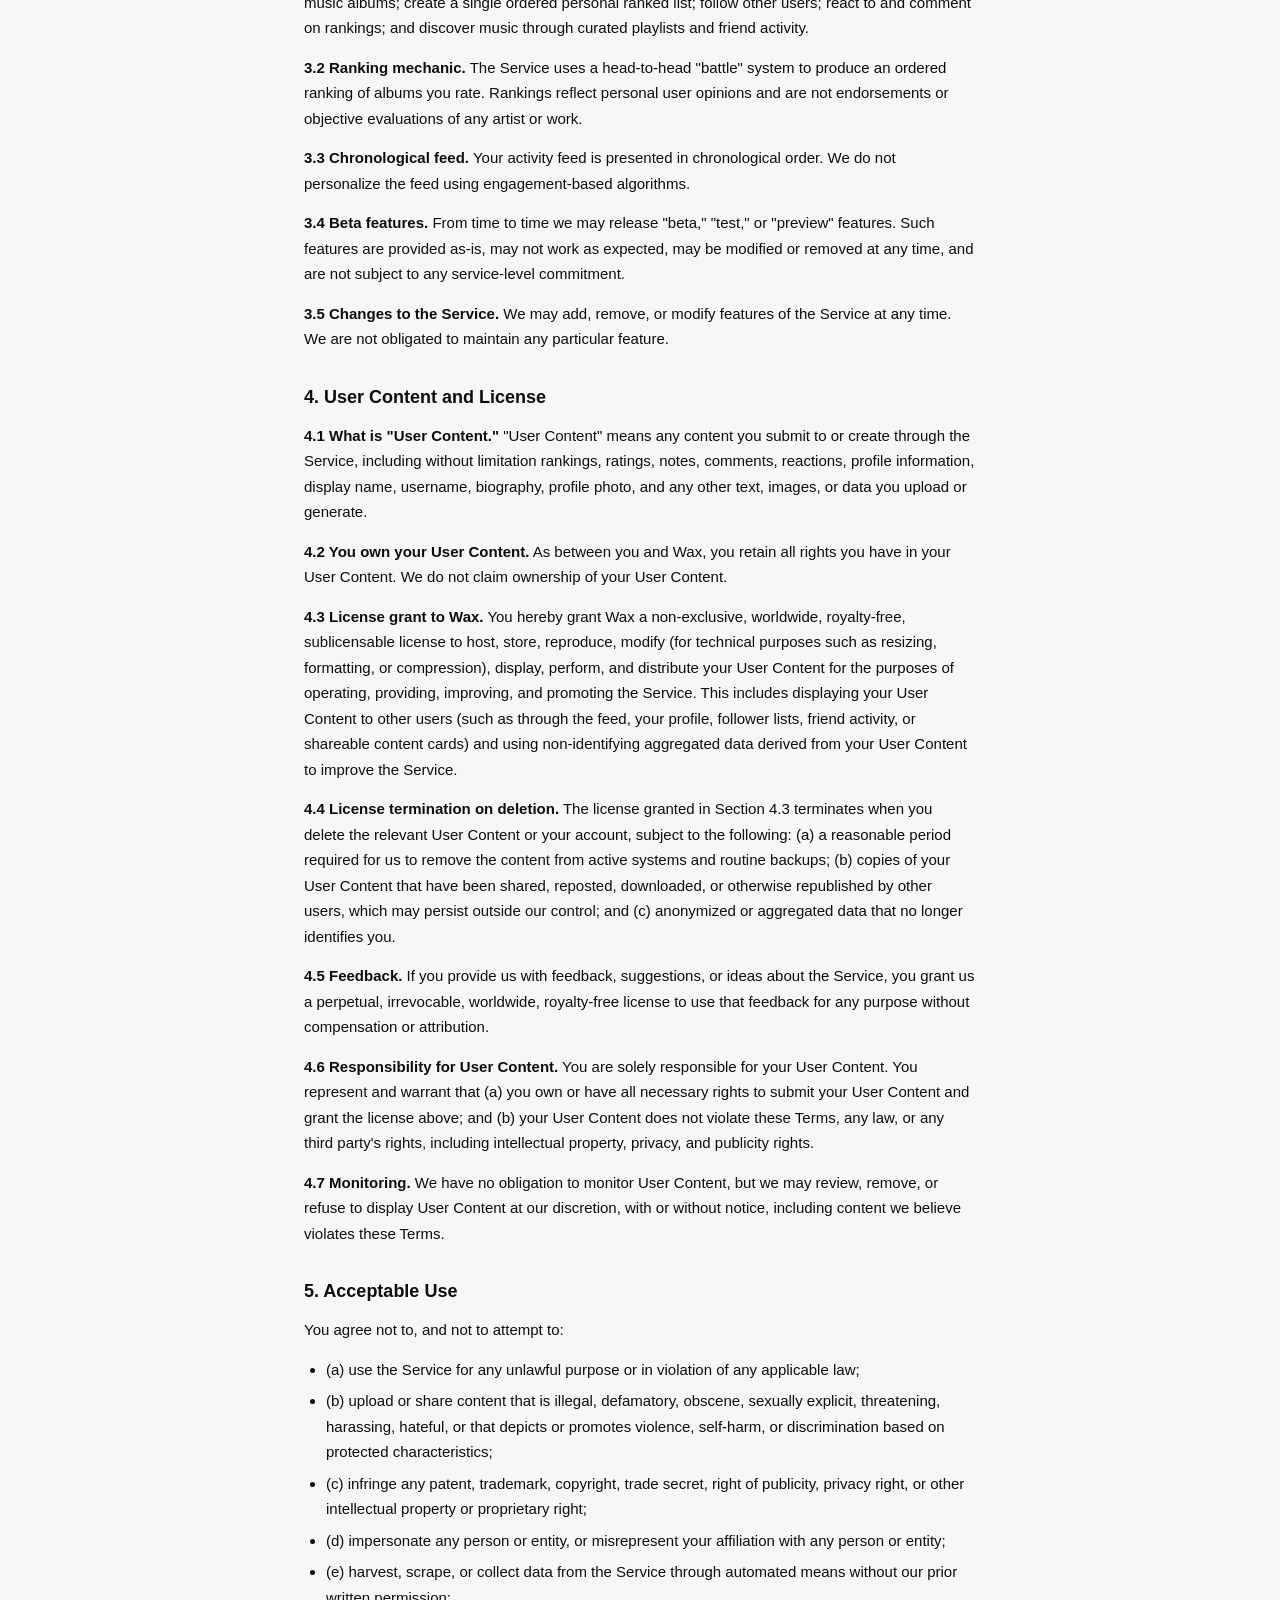
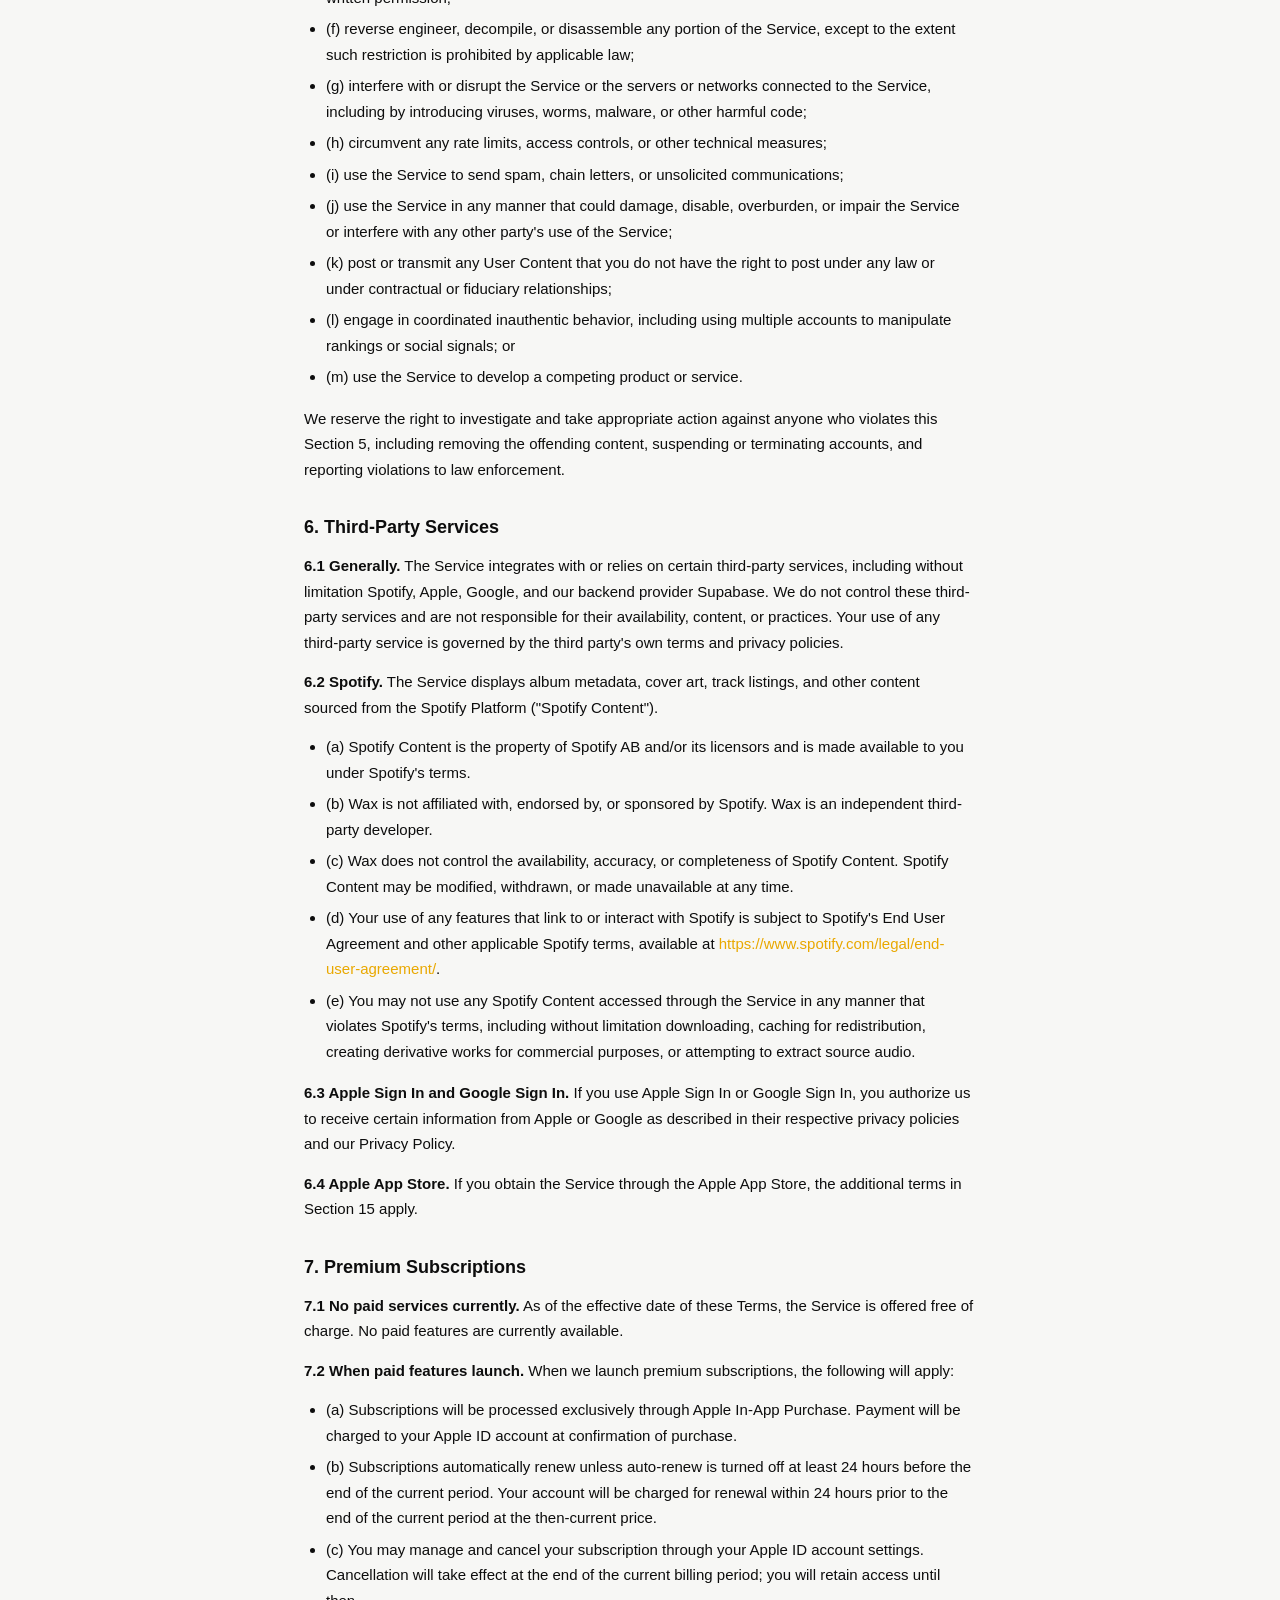
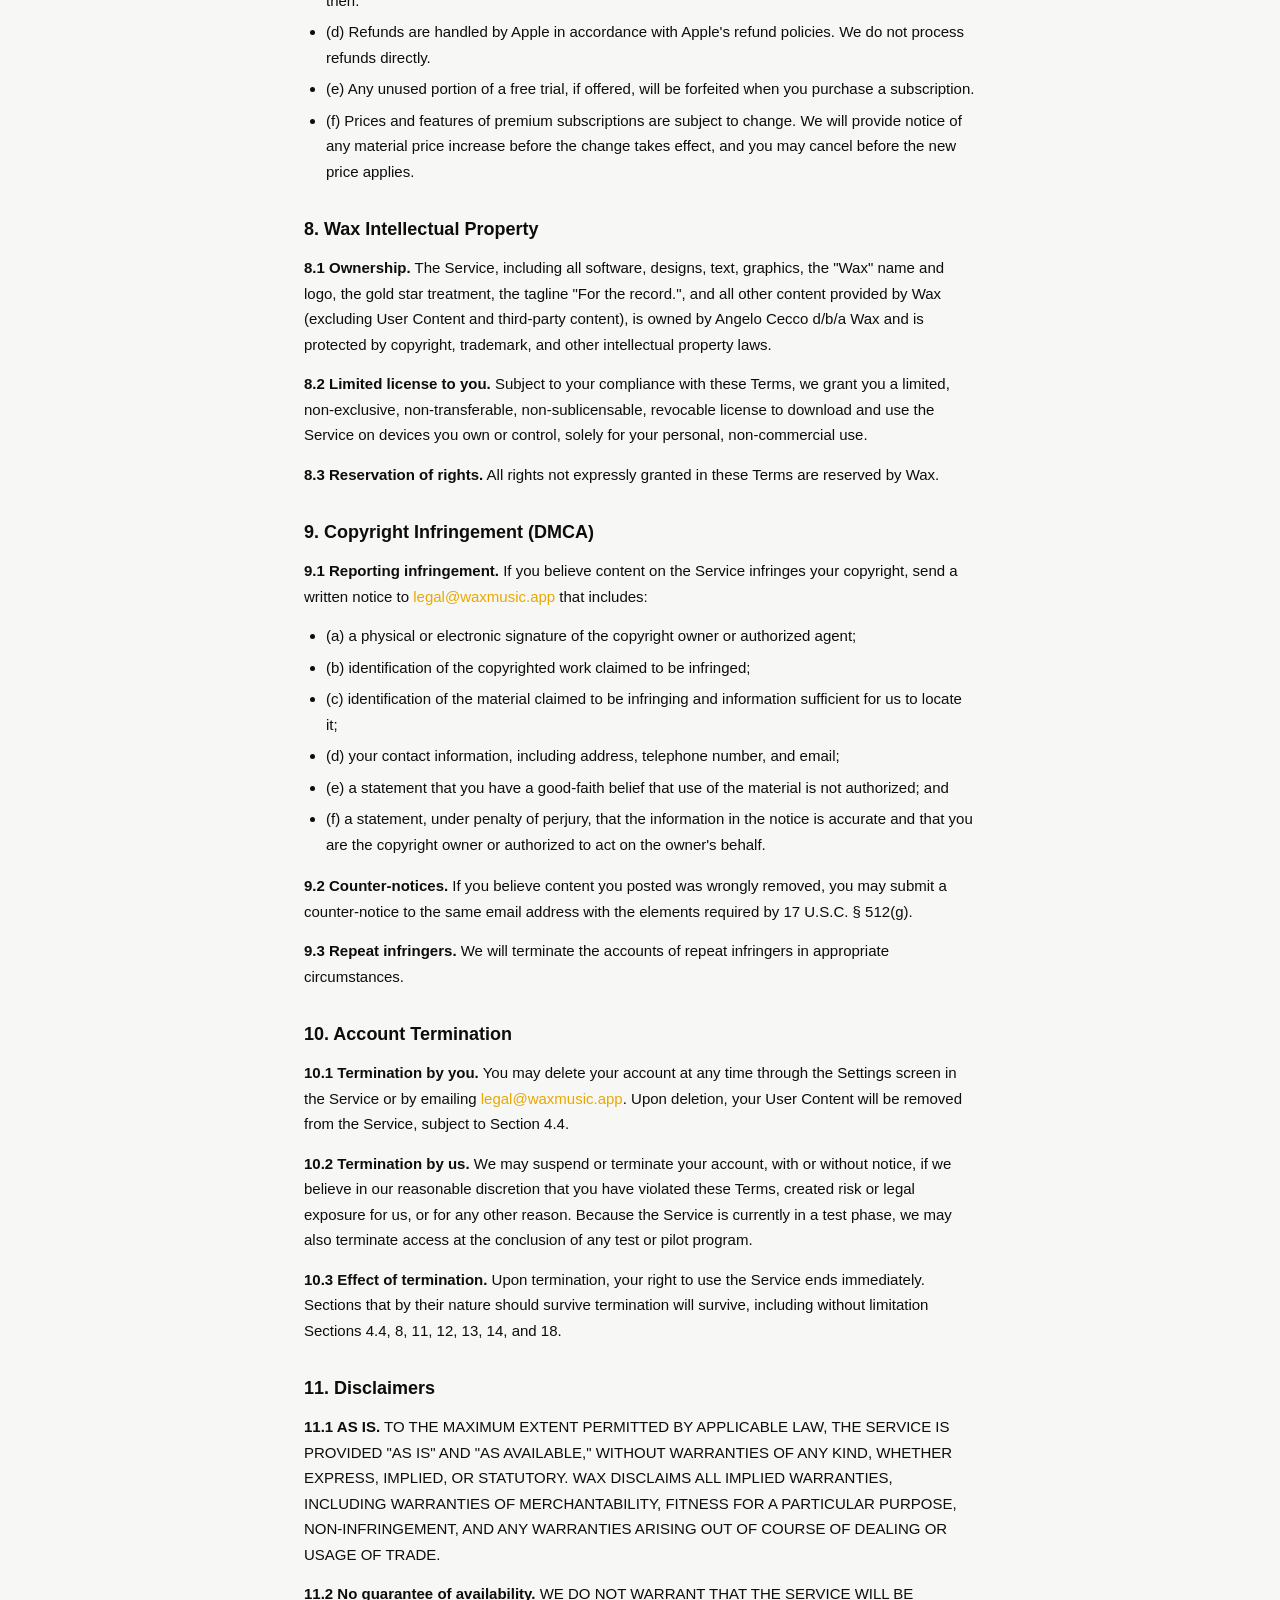
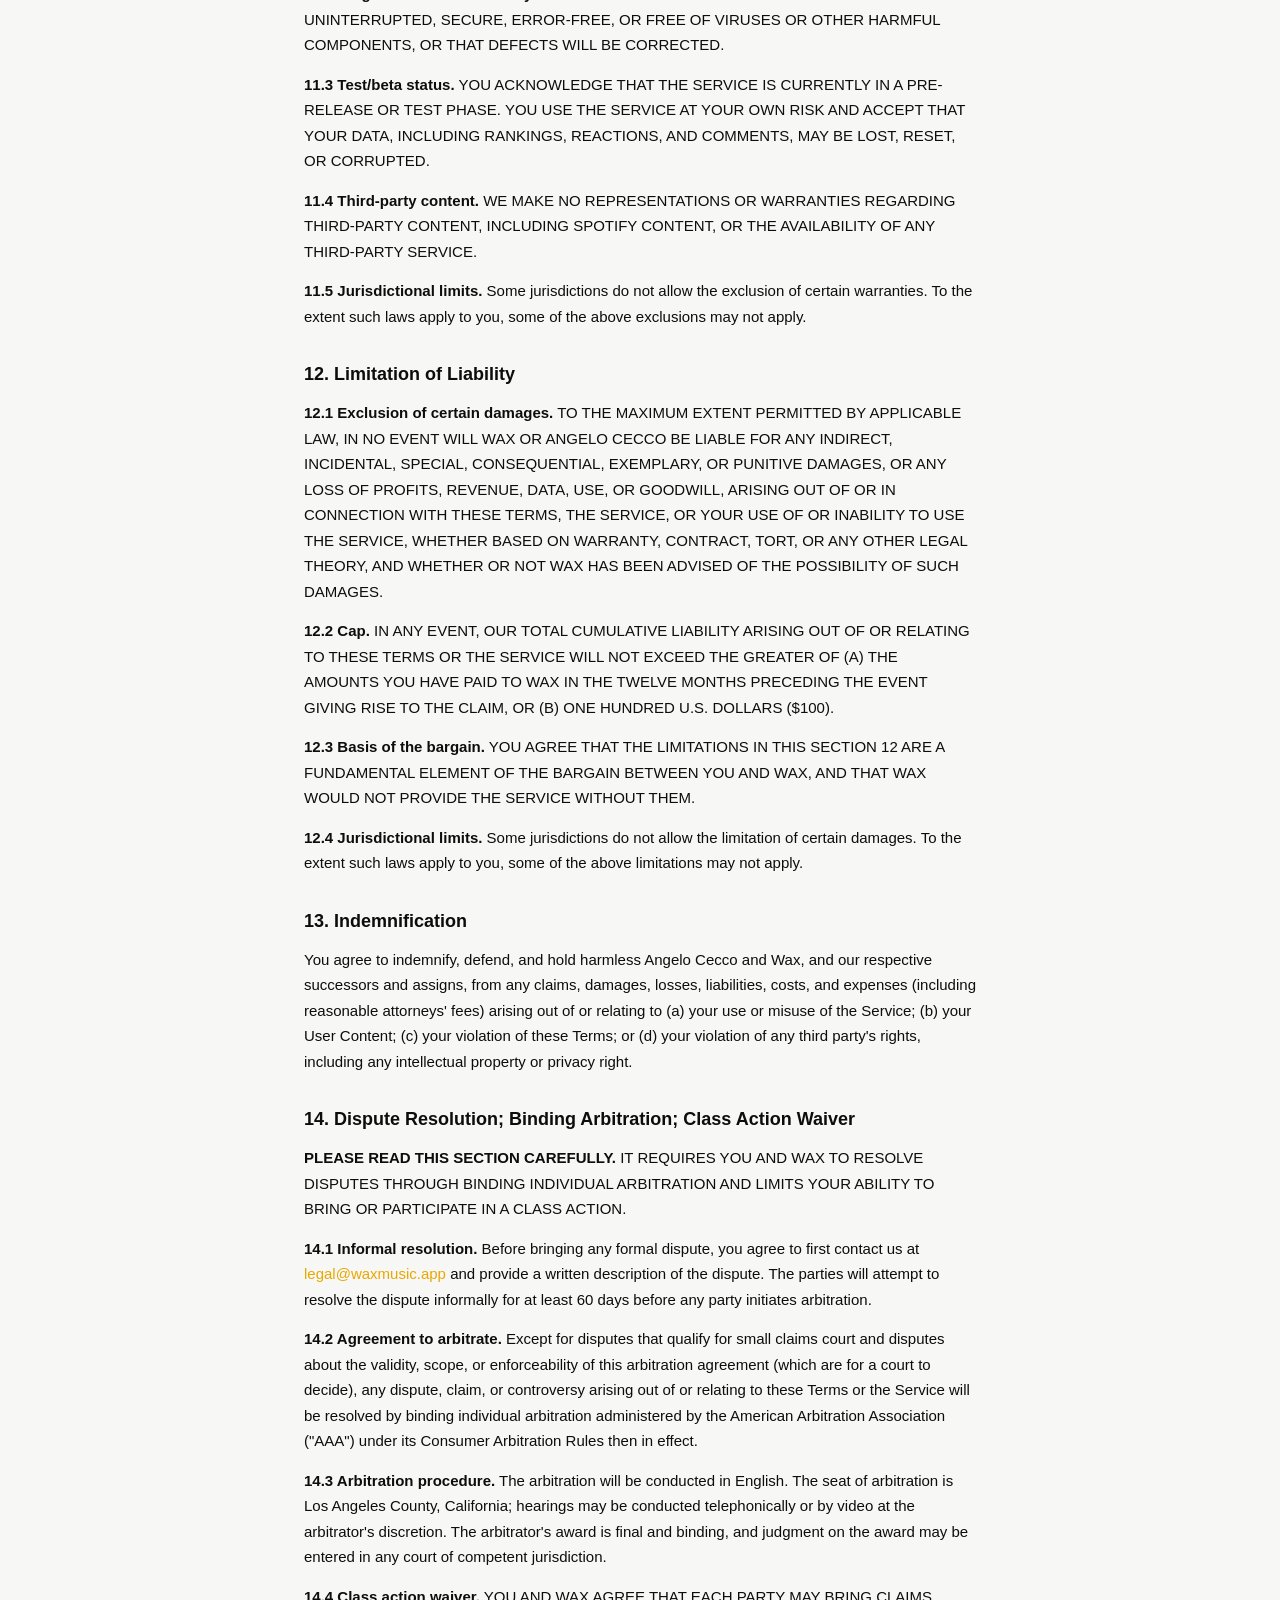
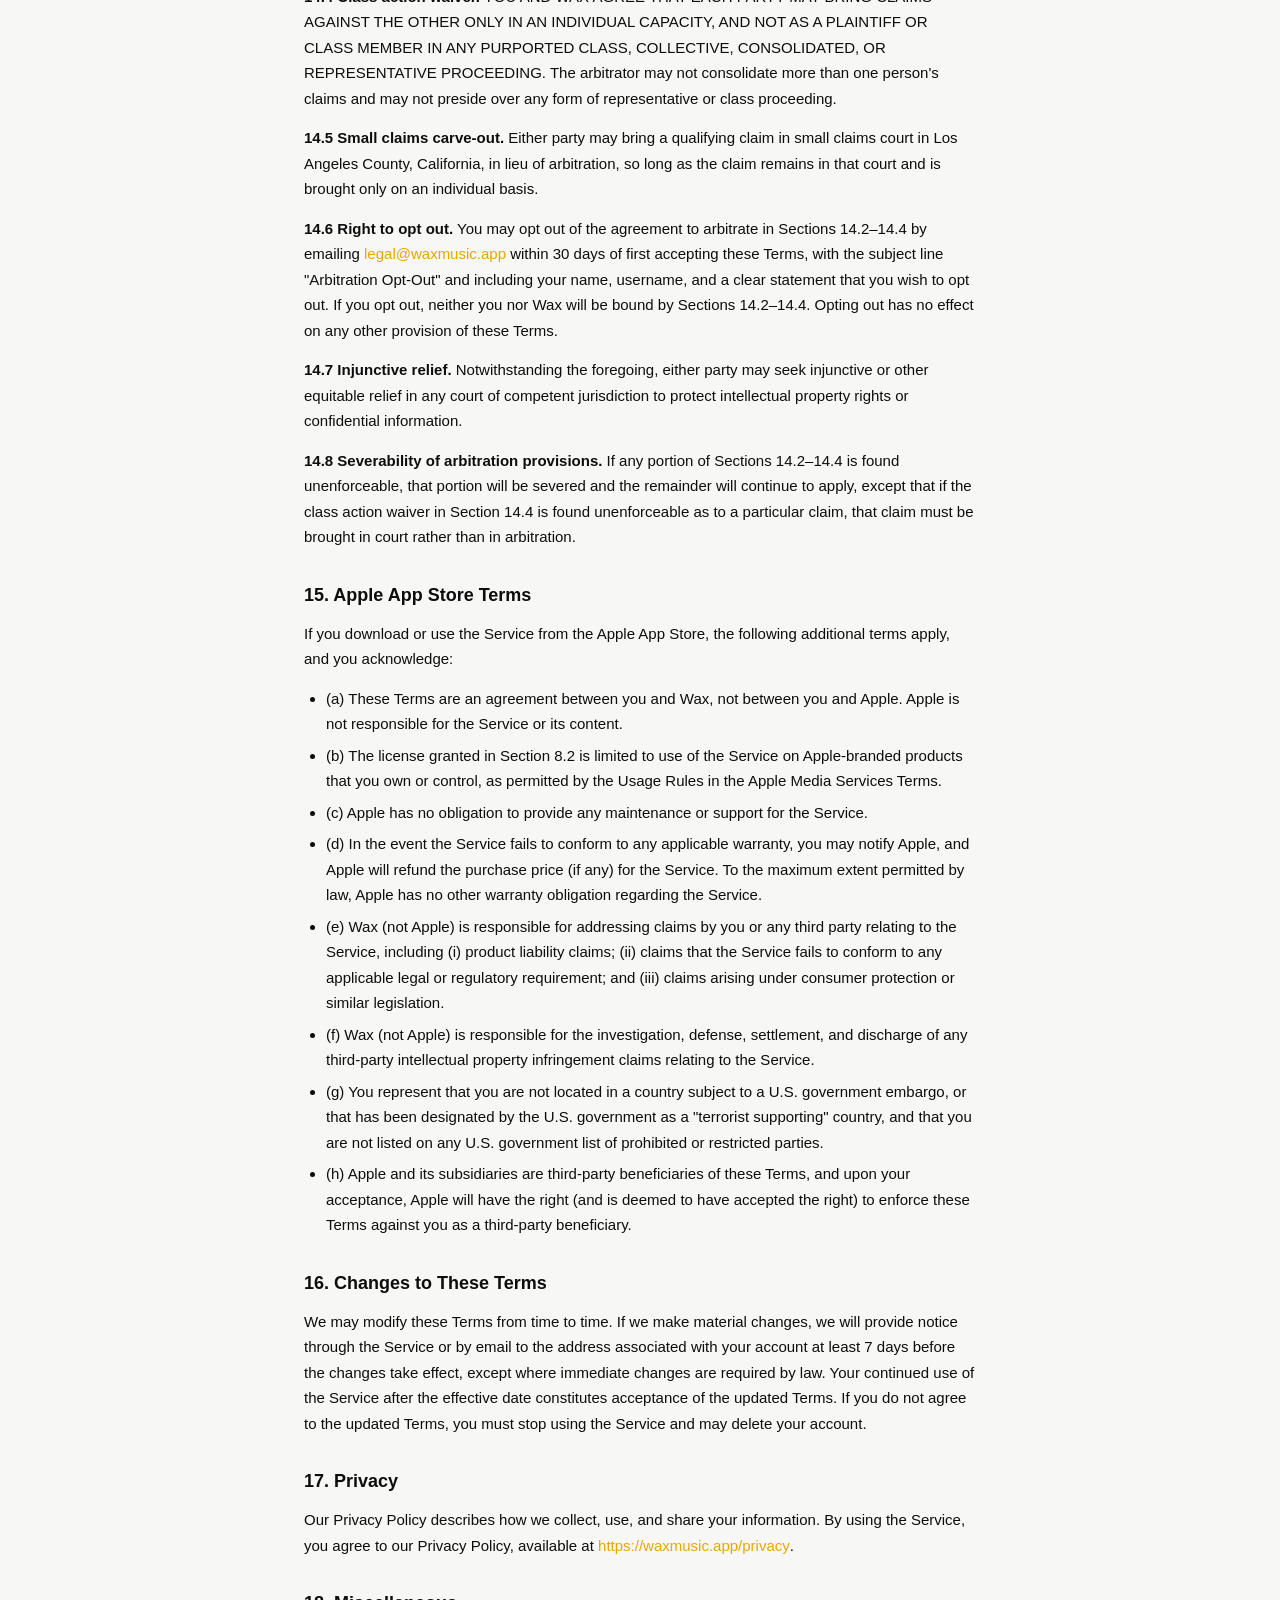
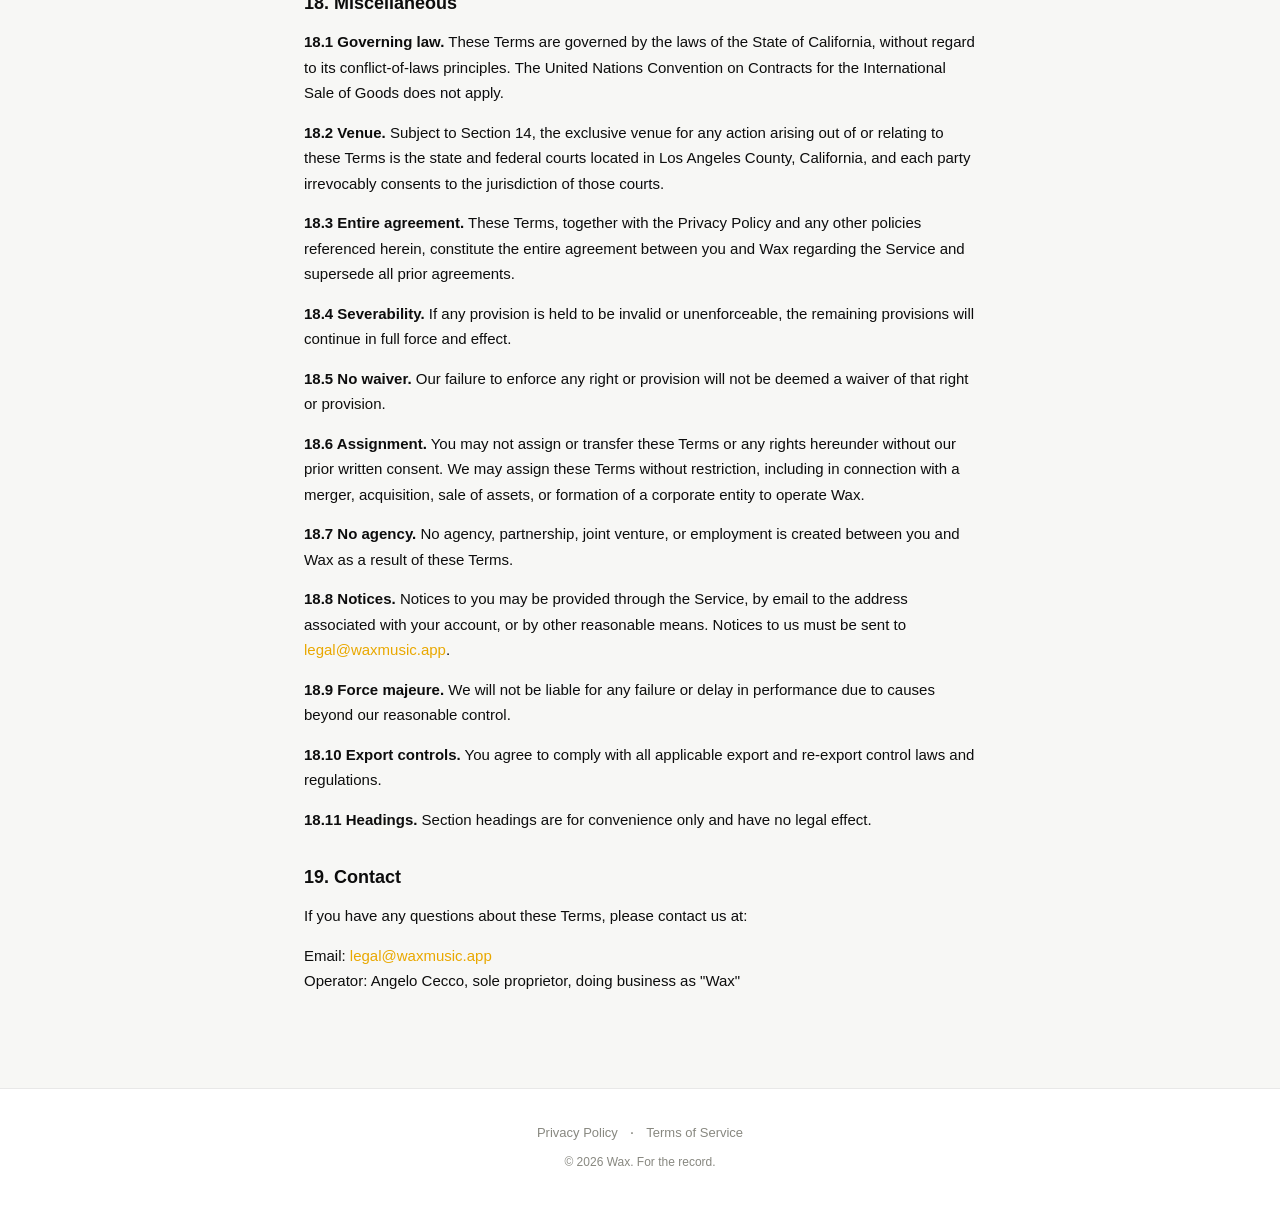
<file: terms.html>
<!DOCTYPE html>
<html lang="en">
<head>
  <meta charset="UTF-8">
  <meta name="viewport" content="width=device-width, initial-scale=1.0">
  <title>Terms of Service — Wax</title>
  <meta name="description" content="Wax Terms of Service — the rules and legal terms for using the Wax app.">
  <meta name="theme-color" content="#F7F7F5">
  <link rel="stylesheet" href="styles.css">
</head>
<body>
  <header class="site-header">
    <a href="index.html" class="logo">Wax <span class="gold-star">★</span></a>
    <nav class="site-nav">
      <a href="privacy.html">Privacy</a>
      <a href="terms.html">Terms</a>
    </nav>
  </header>

  <main class="legal">
    <h1>Wax Terms of Service</h1>
    <p class="updated">Last updated: May 19, 2026 · Effective date: May 19, 2026</p>

    <p>These Terms of Service ("Terms") govern your access to and use of the Wax mobile application and any related services (collectively, the "Service") provided by Angelo Cecco, a sole proprietor doing business as "Wax" ("Wax," "we," "us," or "our"). By creating an account, downloading the Service, or otherwise accessing or using the Service, you agree to be bound by these Terms and our Privacy Policy. If you do not agree, do not use the Service.</p>

    <p><strong>IMPORTANT — PLEASE READ CAREFULLY.</strong> Section 14 (Dispute Resolution) contains a binding arbitration agreement and class-action waiver that affect your legal rights. You may opt out of the arbitration agreement within 30 days of first accepting these Terms by following the procedure in Section 14.6.</p>

    <p>The Service is currently offered in a pre-release or testing capacity. By participating, you acknowledge that the Service may contain bugs, errors, and incomplete functionality, and that we may modify, suspend, or discontinue any feature at any time without notice.</p>

    <h2>1. Eligibility</h2>
    <p><strong>1.1 Minimum age.</strong> You must be at least 13 years old to create an account or use the Service. If you are under 18 (or the age of legal majority in your jurisdiction), you may use the Service only with the involvement and consent of a parent or legal guardian who agrees to these Terms on your behalf.</p>
    <p><strong>1.2 Digital consent age (EEA/UK and other jurisdictions).</strong> If you reside in the European Economic Area, the United Kingdom, or another jurisdiction with a higher digital consent age, you must be at or above your local digital consent age (which may be 13, 14, 15, or 16, depending on jurisdiction). Users below their local digital consent age require verifiable parental consent before using the Service.</p>
    <p><strong>1.3 COPPA.</strong> The Service is not directed to children under 13. We do not knowingly collect personal information from children under 13. If we learn we have collected such information, we will delete it promptly. Parents may contact <a href="mailto:legal@waxmusic.app">legal@waxmusic.app</a> for assistance.</p>
    <p><strong>1.4 Sanctions and geographic restrictions.</strong> You may not use the Service if you are located in, ordinarily resident in, or a national of, any country subject to a comprehensive U.S. government embargo, or if you are listed on any U.S. government list of prohibited or restricted parties.</p>
    <p><strong>1.5 Authority.</strong> If you are accepting these Terms on behalf of another person or entity, you represent that you have the authority to bind that person or entity.</p>

    <h2>2. Account Registration and Security</h2>
    <p><strong>2.1 Sign-in methods.</strong> You may register using email and password, "Sign in with Apple," or "Sign in with Google." Use of Apple or Google sign-in is subject to the applicable provider's terms.</p>
    <p><strong>2.2 Accurate information.</strong> You agree to provide accurate, current, and complete information during registration, including a display name and username, and to update this information when it changes.</p>
    <p><strong>2.3 Account security.</strong> You are responsible for safeguarding your credentials and for any activity that occurs under your account. You agree to notify us at <a href="mailto:legal@waxmusic.app">legal@waxmusic.app</a> of any unauthorized use.</p>
    <p><strong>2.4 One person, one account.</strong> You may not create multiple accounts, create accounts for others, or sell, transfer, or share your account. Each account is personal to the registered user.</p>
    <p><strong>2.5 Usernames.</strong> Usernames are issued on a first-come, first-served basis. We reserve the right to reclaim usernames that are inactive, impersonate others, infringe trademarks, or violate these Terms.</p>

    <h2>3. The Service</h2>
    <p><strong>3.1 Description.</strong> Wax is a social album-ranking application that allows users to log, rate, and rank music albums; create a single ordered personal ranked list; follow other users; react to and comment on rankings; and discover music through curated playlists and friend activity.</p>
    <p><strong>3.2 Ranking mechanic.</strong> The Service uses a head-to-head "battle" system to produce an ordered ranking of albums you rate. Rankings reflect personal user opinions and are not endorsements or objective evaluations of any artist or work.</p>
    <p><strong>3.3 Chronological feed.</strong> Your activity feed is presented in chronological order. We do not personalize the feed using engagement-based algorithms.</p>
    <p><strong>3.4 Beta features.</strong> From time to time we may release "beta," "test," or "preview" features. Such features are provided as-is, may not work as expected, may be modified or removed at any time, and are not subject to any service-level commitment.</p>
    <p><strong>3.5 Changes to the Service.</strong> We may add, remove, or modify features of the Service at any time. We are not obligated to maintain any particular feature.</p>

    <h2>4. User Content and License</h2>
    <p><strong>4.1 What is "User Content."</strong> "User Content" means any content you submit to or create through the Service, including without limitation rankings, ratings, notes, comments, reactions, profile information, display name, username, biography, profile photo, and any other text, images, or data you upload or generate.</p>
    <p><strong>4.2 You own your User Content.</strong> As between you and Wax, you retain all rights you have in your User Content. We do not claim ownership of your User Content.</p>
    <p><strong>4.3 License grant to Wax.</strong> You hereby grant Wax a non-exclusive, worldwide, royalty-free, sublicensable license to host, store, reproduce, modify (for technical purposes such as resizing, formatting, or compression), display, perform, and distribute your User Content for the purposes of operating, providing, improving, and promoting the Service. This includes displaying your User Content to other users (such as through the feed, your profile, follower lists, friend activity, or shareable content cards) and using non-identifying aggregated data derived from your User Content to improve the Service.</p>
    <p><strong>4.4 License termination on deletion.</strong> The license granted in Section 4.3 terminates when you delete the relevant User Content or your account, subject to the following: (a) a reasonable period required for us to remove the content from active systems and routine backups; (b) copies of your User Content that have been shared, reposted, downloaded, or otherwise republished by other users, which may persist outside our control; and (c) anonymized or aggregated data that no longer identifies you.</p>
    <p><strong>4.5 Feedback.</strong> If you provide us with feedback, suggestions, or ideas about the Service, you grant us a perpetual, irrevocable, worldwide, royalty-free license to use that feedback for any purpose without compensation or attribution.</p>
    <p><strong>4.6 Responsibility for User Content.</strong> You are solely responsible for your User Content. You represent and warrant that (a) you own or have all necessary rights to submit your User Content and grant the license above; and (b) your User Content does not violate these Terms, any law, or any third party's rights, including intellectual property, privacy, and publicity rights.</p>
    <p><strong>4.7 Monitoring.</strong> We have no obligation to monitor User Content, but we may review, remove, or refuse to display User Content at our discretion, with or without notice, including content we believe violates these Terms.</p>

    <h2>5. Acceptable Use</h2>
    <p>You agree not to, and not to attempt to:</p>
    <ul>
      <li>(a) use the Service for any unlawful purpose or in violation of any applicable law;</li>
      <li>(b) upload or share content that is illegal, defamatory, obscene, sexually explicit, threatening, harassing, hateful, or that depicts or promotes violence, self-harm, or discrimination based on protected characteristics;</li>
      <li>(c) infringe any patent, trademark, copyright, trade secret, right of publicity, privacy right, or other intellectual property or proprietary right;</li>
      <li>(d) impersonate any person or entity, or misrepresent your affiliation with any person or entity;</li>
      <li>(e) harvest, scrape, or collect data from the Service through automated means without our prior written permission;</li>
      <li>(f) reverse engineer, decompile, or disassemble any portion of the Service, except to the extent such restriction is prohibited by applicable law;</li>
      <li>(g) interfere with or disrupt the Service or the servers or networks connected to the Service, including by introducing viruses, worms, malware, or other harmful code;</li>
      <li>(h) circumvent any rate limits, access controls, or other technical measures;</li>
      <li>(i) use the Service to send spam, chain letters, or unsolicited communications;</li>
      <li>(j) use the Service in any manner that could damage, disable, overburden, or impair the Service or interfere with any other party's use of the Service;</li>
      <li>(k) post or transmit any User Content that you do not have the right to post under any law or under contractual or fiduciary relationships;</li>
      <li>(l) engage in coordinated inauthentic behavior, including using multiple accounts to manipulate rankings or social signals; or</li>
      <li>(m) use the Service to develop a competing product or service.</li>
    </ul>
    <p>We reserve the right to investigate and take appropriate action against anyone who violates this Section 5, including removing the offending content, suspending or terminating accounts, and reporting violations to law enforcement.</p>

    <h2>6. Third-Party Services</h2>
    <p><strong>6.1 Generally.</strong> The Service integrates with or relies on certain third-party services, including without limitation Spotify, Apple, Google, and our backend provider Supabase. We do not control these third-party services and are not responsible for their availability, content, or practices. Your use of any third-party service is governed by the third party's own terms and privacy policies.</p>
    <p><strong>6.2 Spotify.</strong> The Service displays album metadata, cover art, track listings, and other content sourced from the Spotify Platform ("Spotify Content").</p>
    <ul>
      <li>(a) Spotify Content is the property of Spotify AB and/or its licensors and is made available to you under Spotify's terms.</li>
      <li>(b) Wax is not affiliated with, endorsed by, or sponsored by Spotify. Wax is an independent third-party developer.</li>
      <li>(c) Wax does not control the availability, accuracy, or completeness of Spotify Content. Spotify Content may be modified, withdrawn, or made unavailable at any time.</li>
      <li>(d) Your use of any features that link to or interact with Spotify is subject to Spotify's End User Agreement and other applicable Spotify terms, available at <a href="https://www.spotify.com/legal/end-user-agreement/" target="_blank" rel="noopener">https://www.spotify.com/legal/end-user-agreement/</a>.</li>
      <li>(e) You may not use any Spotify Content accessed through the Service in any manner that violates Spotify's terms, including without limitation downloading, caching for redistribution, creating derivative works for commercial purposes, or attempting to extract source audio.</li>
    </ul>
    <p><strong>6.3 Apple Sign In and Google Sign In.</strong> If you use Apple Sign In or Google Sign In, you authorize us to receive certain information from Apple or Google as described in their respective privacy policies and our Privacy Policy.</p>
    <p><strong>6.4 Apple App Store.</strong> If you obtain the Service through the Apple App Store, the additional terms in Section 15 apply.</p>

    <h2>7. Premium Subscriptions</h2>
    <p><strong>7.1 No paid services currently.</strong> As of the effective date of these Terms, the Service is offered free of charge. No paid features are currently available.</p>
    <p><strong>7.2 When paid features launch.</strong> When we launch premium subscriptions, the following will apply:</p>
    <ul>
      <li>(a) Subscriptions will be processed exclusively through Apple In-App Purchase. Payment will be charged to your Apple ID account at confirmation of purchase.</li>
      <li>(b) Subscriptions automatically renew unless auto-renew is turned off at least 24 hours before the end of the current period. Your account will be charged for renewal within 24 hours prior to the end of the current period at the then-current price.</li>
      <li>(c) You may manage and cancel your subscription through your Apple ID account settings. Cancellation will take effect at the end of the current billing period; you will retain access until then.</li>
      <li>(d) Refunds are handled by Apple in accordance with Apple's refund policies. We do not process refunds directly.</li>
      <li>(e) Any unused portion of a free trial, if offered, will be forfeited when you purchase a subscription.</li>
      <li>(f) Prices and features of premium subscriptions are subject to change. We will provide notice of any material price increase before the change takes effect, and you may cancel before the new price applies.</li>
    </ul>

    <h2>8. Wax Intellectual Property</h2>
    <p><strong>8.1 Ownership.</strong> The Service, including all software, designs, text, graphics, the "Wax" name and logo, the gold star treatment, the tagline "For the record.", and all other content provided by Wax (excluding User Content and third-party content), is owned by Angelo Cecco d/b/a Wax and is protected by copyright, trademark, and other intellectual property laws.</p>
    <p><strong>8.2 Limited license to you.</strong> Subject to your compliance with these Terms, we grant you a limited, non-exclusive, non-transferable, non-sublicensable, revocable license to download and use the Service on devices you own or control, solely for your personal, non-commercial use.</p>
    <p><strong>8.3 Reservation of rights.</strong> All rights not expressly granted in these Terms are reserved by Wax.</p>

    <h2>9. Copyright Infringement (DMCA)</h2>
    <p><strong>9.1 Reporting infringement.</strong> If you believe content on the Service infringes your copyright, send a written notice to <a href="mailto:legal@waxmusic.app">legal@waxmusic.app</a> that includes:</p>
    <ul>
      <li>(a) a physical or electronic signature of the copyright owner or authorized agent;</li>
      <li>(b) identification of the copyrighted work claimed to be infringed;</li>
      <li>(c) identification of the material claimed to be infringing and information sufficient for us to locate it;</li>
      <li>(d) your contact information, including address, telephone number, and email;</li>
      <li>(e) a statement that you have a good-faith belief that use of the material is not authorized; and</li>
      <li>(f) a statement, under penalty of perjury, that the information in the notice is accurate and that you are the copyright owner or authorized to act on the owner's behalf.</li>
    </ul>
    <p><strong>9.2 Counter-notices.</strong> If you believe content you posted was wrongly removed, you may submit a counter-notice to the same email address with the elements required by 17 U.S.C. § 512(g).</p>
    <p><strong>9.3 Repeat infringers.</strong> We will terminate the accounts of repeat infringers in appropriate circumstances.</p>

    <h2>10. Account Termination</h2>
    <p><strong>10.1 Termination by you.</strong> You may delete your account at any time through the Settings screen in the Service or by emailing <a href="mailto:legal@waxmusic.app">legal@waxmusic.app</a>. Upon deletion, your User Content will be removed from the Service, subject to Section 4.4.</p>
    <p><strong>10.2 Termination by us.</strong> We may suspend or terminate your account, with or without notice, if we believe in our reasonable discretion that you have violated these Terms, created risk or legal exposure for us, or for any other reason. Because the Service is currently in a test phase, we may also terminate access at the conclusion of any test or pilot program.</p>
    <p><strong>10.3 Effect of termination.</strong> Upon termination, your right to use the Service ends immediately. Sections that by their nature should survive termination will survive, including without limitation Sections 4.4, 8, 11, 12, 13, 14, and 18.</p>

    <h2>11. Disclaimers</h2>
    <p><strong>11.1 AS IS.</strong> TO THE MAXIMUM EXTENT PERMITTED BY APPLICABLE LAW, THE SERVICE IS PROVIDED "AS IS" AND "AS AVAILABLE," WITHOUT WARRANTIES OF ANY KIND, WHETHER EXPRESS, IMPLIED, OR STATUTORY. WAX DISCLAIMS ALL IMPLIED WARRANTIES, INCLUDING WARRANTIES OF MERCHANTABILITY, FITNESS FOR A PARTICULAR PURPOSE, NON-INFRINGEMENT, AND ANY WARRANTIES ARISING OUT OF COURSE OF DEALING OR USAGE OF TRADE.</p>
    <p><strong>11.2 No guarantee of availability.</strong> WE DO NOT WARRANT THAT THE SERVICE WILL BE UNINTERRUPTED, SECURE, ERROR-FREE, OR FREE OF VIRUSES OR OTHER HARMFUL COMPONENTS, OR THAT DEFECTS WILL BE CORRECTED.</p>
    <p><strong>11.3 Test/beta status.</strong> YOU ACKNOWLEDGE THAT THE SERVICE IS CURRENTLY IN A PRE-RELEASE OR TEST PHASE. YOU USE THE SERVICE AT YOUR OWN RISK AND ACCEPT THAT YOUR DATA, INCLUDING RANKINGS, REACTIONS, AND COMMENTS, MAY BE LOST, RESET, OR CORRUPTED.</p>
    <p><strong>11.4 Third-party content.</strong> WE MAKE NO REPRESENTATIONS OR WARRANTIES REGARDING THIRD-PARTY CONTENT, INCLUDING SPOTIFY CONTENT, OR THE AVAILABILITY OF ANY THIRD-PARTY SERVICE.</p>
    <p><strong>11.5 Jurisdictional limits.</strong> Some jurisdictions do not allow the exclusion of certain warranties. To the extent such laws apply to you, some of the above exclusions may not apply.</p>

    <h2>12. Limitation of Liability</h2>
    <p><strong>12.1 Exclusion of certain damages.</strong> TO THE MAXIMUM EXTENT PERMITTED BY APPLICABLE LAW, IN NO EVENT WILL WAX OR ANGELO CECCO BE LIABLE FOR ANY INDIRECT, INCIDENTAL, SPECIAL, CONSEQUENTIAL, EXEMPLARY, OR PUNITIVE DAMAGES, OR ANY LOSS OF PROFITS, REVENUE, DATA, USE, OR GOODWILL, ARISING OUT OF OR IN CONNECTION WITH THESE TERMS, THE SERVICE, OR YOUR USE OF OR INABILITY TO USE THE SERVICE, WHETHER BASED ON WARRANTY, CONTRACT, TORT, OR ANY OTHER LEGAL THEORY, AND WHETHER OR NOT WAX HAS BEEN ADVISED OF THE POSSIBILITY OF SUCH DAMAGES.</p>
    <p><strong>12.2 Cap.</strong> IN ANY EVENT, OUR TOTAL CUMULATIVE LIABILITY ARISING OUT OF OR RELATING TO THESE TERMS OR THE SERVICE WILL NOT EXCEED THE GREATER OF (A) THE AMOUNTS YOU HAVE PAID TO WAX IN THE TWELVE MONTHS PRECEDING THE EVENT GIVING RISE TO THE CLAIM, OR (B) ONE HUNDRED U.S. DOLLARS ($100).</p>
    <p><strong>12.3 Basis of the bargain.</strong> YOU AGREE THAT THE LIMITATIONS IN THIS SECTION 12 ARE A FUNDAMENTAL ELEMENT OF THE BARGAIN BETWEEN YOU AND WAX, AND THAT WAX WOULD NOT PROVIDE THE SERVICE WITHOUT THEM.</p>
    <p><strong>12.4 Jurisdictional limits.</strong> Some jurisdictions do not allow the limitation of certain damages. To the extent such laws apply to you, some of the above limitations may not apply.</p>

    <h2>13. Indemnification</h2>
    <p>You agree to indemnify, defend, and hold harmless Angelo Cecco and Wax, and our respective successors and assigns, from any claims, damages, losses, liabilities, costs, and expenses (including reasonable attorneys' fees) arising out of or relating to (a) your use or misuse of the Service; (b) your User Content; (c) your violation of these Terms; or (d) your violation of any third party's rights, including any intellectual property or privacy right.</p>

    <h2>14. Dispute Resolution; Binding Arbitration; Class Action Waiver</h2>
    <p><strong>PLEASE READ THIS SECTION CAREFULLY.</strong> IT REQUIRES YOU AND WAX TO RESOLVE DISPUTES THROUGH BINDING INDIVIDUAL ARBITRATION AND LIMITS YOUR ABILITY TO BRING OR PARTICIPATE IN A CLASS ACTION.</p>
    <p><strong>14.1 Informal resolution.</strong> Before bringing any formal dispute, you agree to first contact us at <a href="mailto:legal@waxmusic.app">legal@waxmusic.app</a> and provide a written description of the dispute. The parties will attempt to resolve the dispute informally for at least 60 days before any party initiates arbitration.</p>
    <p><strong>14.2 Agreement to arbitrate.</strong> Except for disputes that qualify for small claims court and disputes about the validity, scope, or enforceability of this arbitration agreement (which are for a court to decide), any dispute, claim, or controversy arising out of or relating to these Terms or the Service will be resolved by binding individual arbitration administered by the American Arbitration Association ("AAA") under its Consumer Arbitration Rules then in effect.</p>
    <p><strong>14.3 Arbitration procedure.</strong> The arbitration will be conducted in English. The seat of arbitration is Los Angeles County, California; hearings may be conducted telephonically or by video at the arbitrator's discretion. The arbitrator's award is final and binding, and judgment on the award may be entered in any court of competent jurisdiction.</p>
    <p><strong>14.4 Class action waiver.</strong> YOU AND WAX AGREE THAT EACH PARTY MAY BRING CLAIMS AGAINST THE OTHER ONLY IN AN INDIVIDUAL CAPACITY, AND NOT AS A PLAINTIFF OR CLASS MEMBER IN ANY PURPORTED CLASS, COLLECTIVE, CONSOLIDATED, OR REPRESENTATIVE PROCEEDING. The arbitrator may not consolidate more than one person's claims and may not preside over any form of representative or class proceeding.</p>
    <p><strong>14.5 Small claims carve-out.</strong> Either party may bring a qualifying claim in small claims court in Los Angeles County, California, in lieu of arbitration, so long as the claim remains in that court and is brought only on an individual basis.</p>
    <p><strong>14.6 Right to opt out.</strong> You may opt out of the agreement to arbitrate in Sections 14.2–14.4 by emailing <a href="mailto:legal@waxmusic.app?subject=Arbitration%20Opt-Out">legal@waxmusic.app</a> within 30 days of first accepting these Terms, with the subject line "Arbitration Opt-Out" and including your name, username, and a clear statement that you wish to opt out. If you opt out, neither you nor Wax will be bound by Sections 14.2–14.4. Opting out has no effect on any other provision of these Terms.</p>
    <p><strong>14.7 Injunctive relief.</strong> Notwithstanding the foregoing, either party may seek injunctive or other equitable relief in any court of competent jurisdiction to protect intellectual property rights or confidential information.</p>
    <p><strong>14.8 Severability of arbitration provisions.</strong> If any portion of Sections 14.2–14.4 is found unenforceable, that portion will be severed and the remainder will continue to apply, except that if the class action waiver in Section 14.4 is found unenforceable as to a particular claim, that claim must be brought in court rather than in arbitration.</p>

    <h2>15. Apple App Store Terms</h2>
    <p>If you download or use the Service from the Apple App Store, the following additional terms apply, and you acknowledge:</p>
    <ul>
      <li>(a) These Terms are an agreement between you and Wax, not between you and Apple. Apple is not responsible for the Service or its content.</li>
      <li>(b) The license granted in Section 8.2 is limited to use of the Service on Apple-branded products that you own or control, as permitted by the Usage Rules in the Apple Media Services Terms.</li>
      <li>(c) Apple has no obligation to provide any maintenance or support for the Service.</li>
      <li>(d) In the event the Service fails to conform to any applicable warranty, you may notify Apple, and Apple will refund the purchase price (if any) for the Service. To the maximum extent permitted by law, Apple has no other warranty obligation regarding the Service.</li>
      <li>(e) Wax (not Apple) is responsible for addressing claims by you or any third party relating to the Service, including (i) product liability claims; (ii) claims that the Service fails to conform to any applicable legal or regulatory requirement; and (iii) claims arising under consumer protection or similar legislation.</li>
      <li>(f) Wax (not Apple) is responsible for the investigation, defense, settlement, and discharge of any third-party intellectual property infringement claims relating to the Service.</li>
      <li>(g) You represent that you are not located in a country subject to a U.S. government embargo, or that has been designated by the U.S. government as a "terrorist supporting" country, and that you are not listed on any U.S. government list of prohibited or restricted parties.</li>
      <li>(h) Apple and its subsidiaries are third-party beneficiaries of these Terms, and upon your acceptance, Apple will have the right (and is deemed to have accepted the right) to enforce these Terms against you as a third-party beneficiary.</li>
    </ul>

    <h2>16. Changes to These Terms</h2>
    <p>We may modify these Terms from time to time. If we make material changes, we will provide notice through the Service or by email to the address associated with your account at least 7 days before the changes take effect, except where immediate changes are required by law. Your continued use of the Service after the effective date constitutes acceptance of the updated Terms. If you do not agree to the updated Terms, you must stop using the Service and may delete your account.</p>

    <h2>17. Privacy</h2>
    <p>Our Privacy Policy describes how we collect, use, and share your information. By using the Service, you agree to our Privacy Policy, available at <a href="privacy.html">https://waxmusic.app/privacy</a>.</p>

    <h2>18. Miscellaneous</h2>
    <p><strong>18.1 Governing law.</strong> These Terms are governed by the laws of the State of California, without regard to its conflict-of-laws principles. The United Nations Convention on Contracts for the International Sale of Goods does not apply.</p>
    <p><strong>18.2 Venue.</strong> Subject to Section 14, the exclusive venue for any action arising out of or relating to these Terms is the state and federal courts located in Los Angeles County, California, and each party irrevocably consents to the jurisdiction of those courts.</p>
    <p><strong>18.3 Entire agreement.</strong> These Terms, together with the Privacy Policy and any other policies referenced herein, constitute the entire agreement between you and Wax regarding the Service and supersede all prior agreements.</p>
    <p><strong>18.4 Severability.</strong> If any provision is held to be invalid or unenforceable, the remaining provisions will continue in full force and effect.</p>
    <p><strong>18.5 No waiver.</strong> Our failure to enforce any right or provision will not be deemed a waiver of that right or provision.</p>
    <p><strong>18.6 Assignment.</strong> You may not assign or transfer these Terms or any rights hereunder without our prior written consent. We may assign these Terms without restriction, including in connection with a merger, acquisition, sale of assets, or formation of a corporate entity to operate Wax.</p>
    <p><strong>18.7 No agency.</strong> No agency, partnership, joint venture, or employment is created between you and Wax as a result of these Terms.</p>
    <p><strong>18.8 Notices.</strong> Notices to you may be provided through the Service, by email to the address associated with your account, or by other reasonable means. Notices to us must be sent to <a href="mailto:legal@waxmusic.app">legal@waxmusic.app</a>.</p>
    <p><strong>18.9 Force majeure.</strong> We will not be liable for any failure or delay in performance due to causes beyond our reasonable control.</p>
    <p><strong>18.10 Export controls.</strong> You agree to comply with all applicable export and re-export control laws and regulations.</p>
    <p><strong>18.11 Headings.</strong> Section headings are for convenience only and have no legal effect.</p>

    <h2>19. Contact</h2>
    <p>If you have any questions about these Terms, please contact us at:</p>
    <p>Email: <a href="mailto:legal@waxmusic.app">legal@waxmusic.app</a><br>
    Operator: Angelo Cecco, sole proprietor, doing business as "Wax"</p>
  </main>

  <footer class="site-footer">
    <div class="footer-links">
      <a href="privacy.html">Privacy Policy</a>
      <span class="dot">·</span>
      <a href="terms.html">Terms of Service</a>
    </div>
    <p class="footer-copy">© 2026 Wax. For the record.</p>
  </footer>
</body>
</html>
</file>
<file: styles.css>
/* Wax marketing site — colors and feel match the app
   (CLAUDE.md → Design Principles → Color palette). */
:root {
  --bg: #F7F7F5;
  --card: #FFFFFF;
  --text: #0D0D0D;
  --muted: #888880;
  --border: #E8E8E8;
  --gold: #E9A800;
}

* { box-sizing: border-box; margin: 0; padding: 0; }

html { scroll-behavior: smooth; }

body {
  background: var(--bg);
  color: var(--text);
  font-family: -apple-system, BlinkMacSystemFont, "SF Pro Text", "Segoe UI",
    Roboto, "Helvetica Neue", Arial, sans-serif;
  -webkit-font-smoothing: antialiased;
  -moz-osx-font-smoothing: grayscale;
  line-height: 1.5;
  min-height: 100vh;
  display: flex;
  flex-direction: column;
}

a { color: inherit; text-decoration: none; transition: color 120ms ease; }

/* ── Header ─────────────────────────────────────────────────────────── */
.site-header {
  display: flex;
  align-items: center;
  justify-content: space-between;
  padding: 20px 24px;
  border-bottom: 1px solid var(--border);
  background: var(--card);
}
.logo {
  font-size: 22px;
  font-weight: 800;
  letter-spacing: -0.5px;
  color: var(--text);
}
.gold-star { color: var(--gold); }
.site-nav { display: flex; gap: 24px; }
.site-nav a {
  font-size: 14px;
  color: var(--muted);
  font-weight: 500;
}
.site-nav a:hover { color: var(--text); }

/* ── Main flex fill ─────────────────────────────────────────────────── */
main { flex: 1; }

/* ── Landing hero ───────────────────────────────────────────────────── */
.hero {
  display: flex;
  flex-direction: column;
  align-items: center;
  justify-content: center;
  padding: 112px 24px 96px;
  text-align: center;
}
.hero-logo {
  font-size: 88px;
  font-weight: 800;
  letter-spacing: -3px;
  color: var(--text);
  margin-bottom: 4px;
  line-height: 1;
}
.hero-tagline {
  font-size: 18px;
  color: var(--muted);
  margin-bottom: 44px;
}
.hero-desc {
  font-size: 18px;
  max-width: 480px;
  color: var(--text);
  margin: 0 auto 40px;
  line-height: 1.55;
}
.cta {
  display: inline-flex;
  align-items: center;
  justify-content: center;
  gap: 8px;
  background: var(--text);
  color: var(--card);
  padding: 16px 32px;
  border-radius: 999px;
  font-weight: 700;
  font-size: 15px;
  border: none;
  cursor: not-allowed;
  font-family: inherit;
  opacity: 0.95;
}
.cta:hover { opacity: 1; }
.cta-sub {
  margin-top: 14px;
  font-size: 12px;
  color: var(--muted);
  letter-spacing: 0.2px;
}

/* ── Legal pages (privacy, terms) ───────────────────────────────────── */
.legal {
  max-width: 720px;
  margin: 0 auto;
  padding: 56px 24px 80px;
}
.legal h1 {
  font-size: 32px;
  font-weight: 800;
  letter-spacing: -0.5px;
  margin-bottom: 6px;
}
.legal .updated {
  font-size: 13px;
  color: var(--muted);
  margin-bottom: 36px;
}
.legal h2 {
  font-size: 18px;
  font-weight: 700;
  margin-top: 32px;
  margin-bottom: 12px;
}
.legal p {
  font-size: 15px;
  line-height: 1.7;
  margin-bottom: 14px;
  color: var(--text);
}
.legal ul {
  padding-left: 22px;
  margin-bottom: 16px;
}
.legal li {
  font-size: 15px;
  line-height: 1.7;
  margin-bottom: 6px;
}
.legal a {
  color: var(--gold);
  font-weight: 500;
}
.legal a:hover { text-decoration: underline; }
.legal strong { font-weight: 700; }

/* CCPA categories table (privacy §11.3) — kept minimal to match the rest
   of the legal copy without introducing a new visual language. */
.legal .table-wrap {
  width: 100%;
  overflow-x: auto;
  margin: 16px 0 20px;
  -webkit-overflow-scrolling: touch;
}
.legal table {
  width: 100%;
  border-collapse: collapse;
  font-size: 14.5px;
}
.legal th,
.legal td {
  border: 1px solid var(--border);
  padding: 10px 12px;
  text-align: left;
  vertical-align: top;
  line-height: 1.55;
}
.legal th {
  background: var(--bg);
  font-weight: 700;
  font-size: 13px;
  color: var(--text);
}

/* ── Footer ─────────────────────────────────────────────────────────── */
.site-footer {
  border-top: 1px solid var(--border);
  padding: 32px 24px 40px;
  text-align: center;
  background: var(--card);
}
.footer-links {
  display: flex;
  align-items: center;
  justify-content: center;
  gap: 12px;
  margin-bottom: 8px;
}
.footer-links a {
  font-size: 13px;
  color: var(--muted);
  font-weight: 500;
}
.footer-links a:hover { color: var(--text); }
.dot { color: var(--muted); }
.footer-copy {
  font-size: 12px;
  color: var(--muted);
}

/* ── Mobile ─────────────────────────────────────────────────────────── */
@media (max-width: 640px) {
  .site-header { padding: 16px 20px; }
  .logo { font-size: 19px; }
  .site-nav { gap: 18px; }

  .hero { padding: 72px 20px 56px; }
  .hero-logo { font-size: 64px; letter-spacing: -2px; }
  .hero-tagline { font-size: 16px; margin-bottom: 36px; }
  .hero-desc { font-size: 16px; margin-bottom: 32px; }
  .cta { padding: 14px 26px; font-size: 14px; }

  .legal { padding: 40px 20px 64px; }
  .legal h1 { font-size: 26px; }
  .legal h2 { font-size: 16px; margin-top: 28px; }
  .legal p, .legal li { font-size: 14.5px; }

  .site-footer { padding: 28px 20px 36px; }
}
</file>
